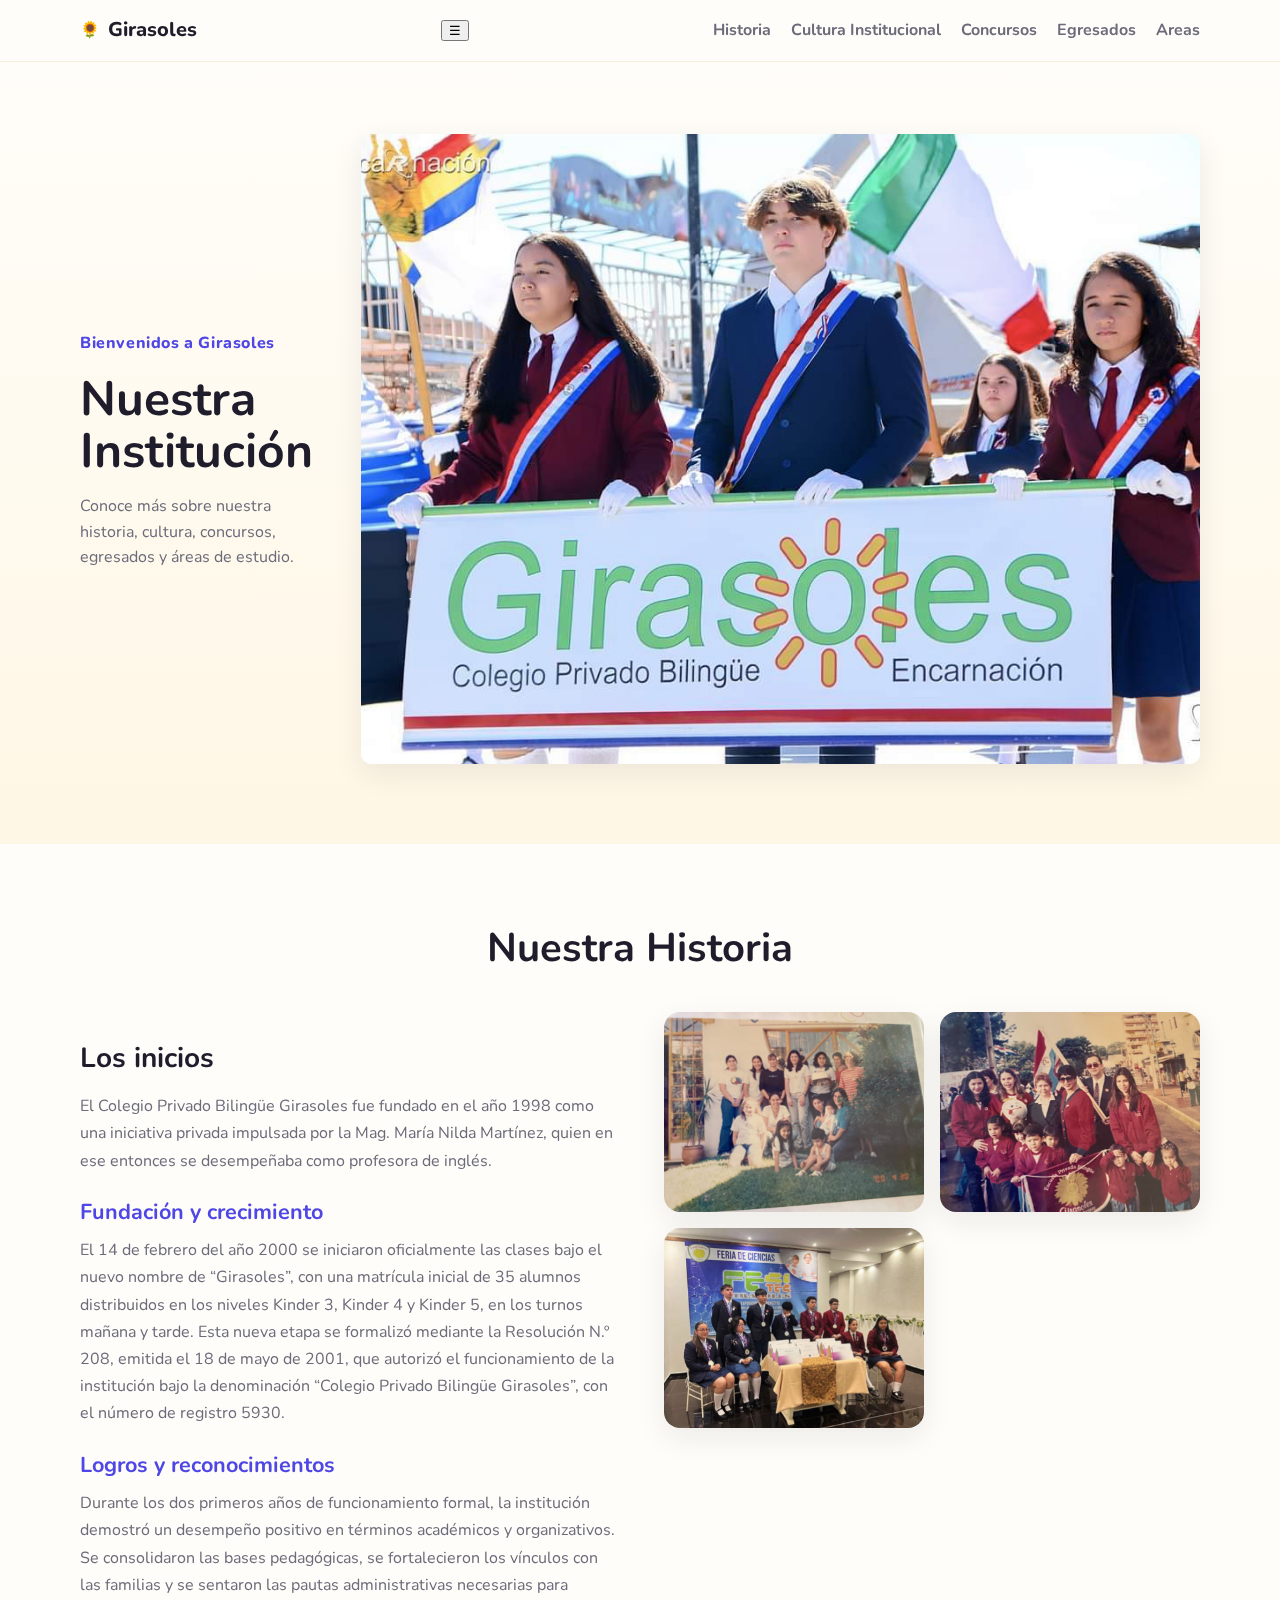
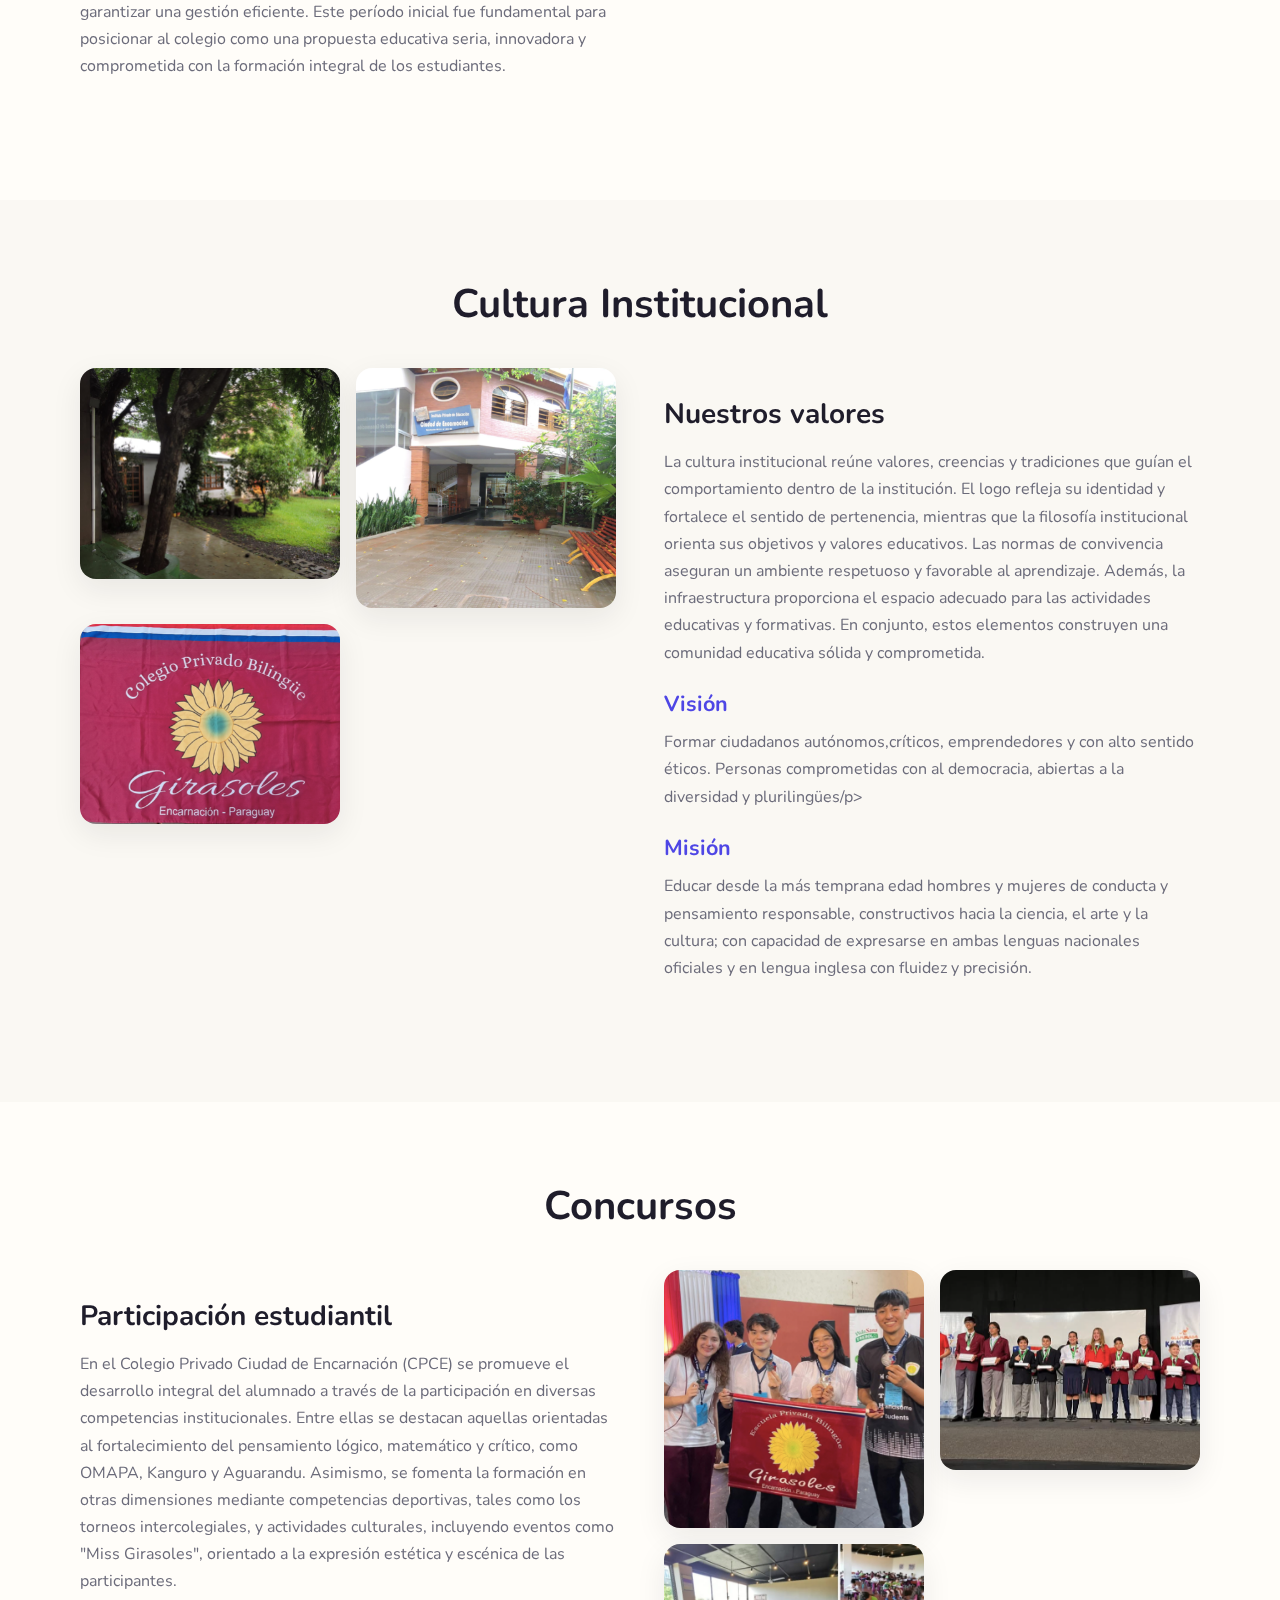
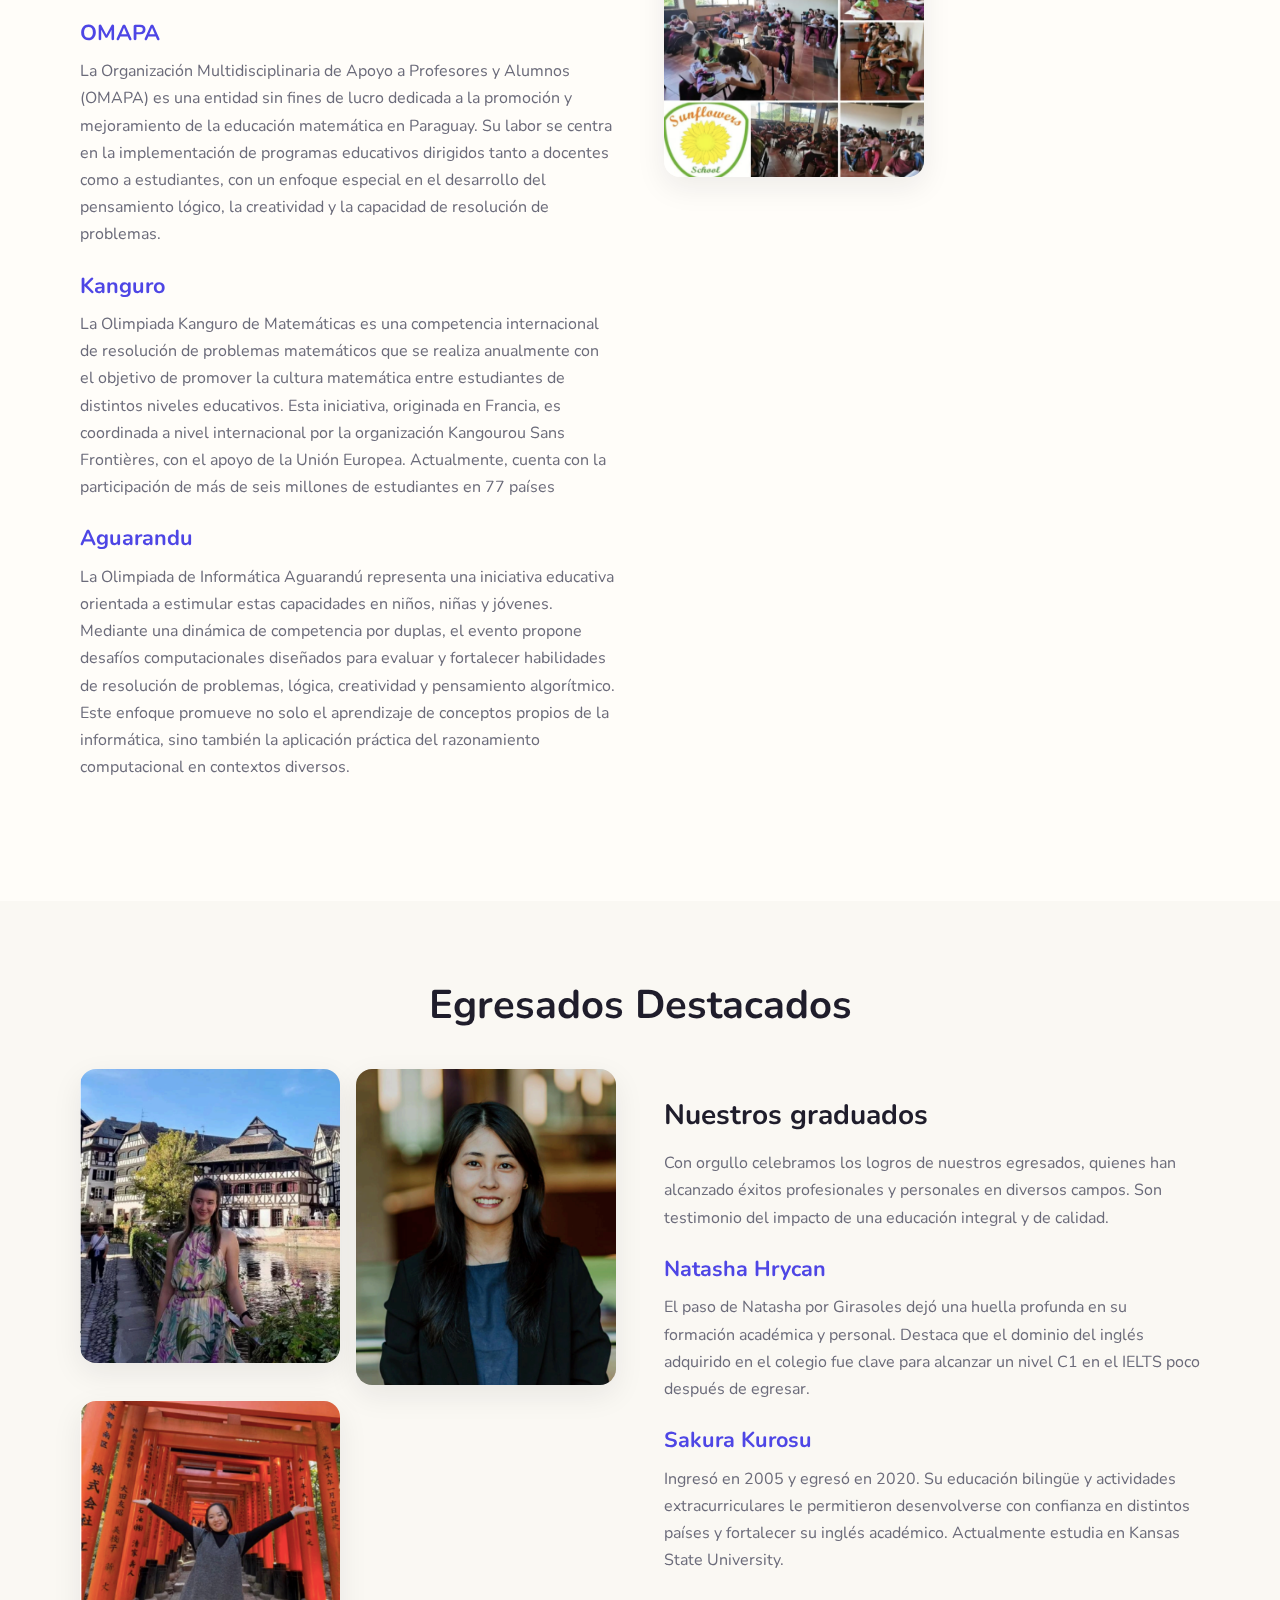
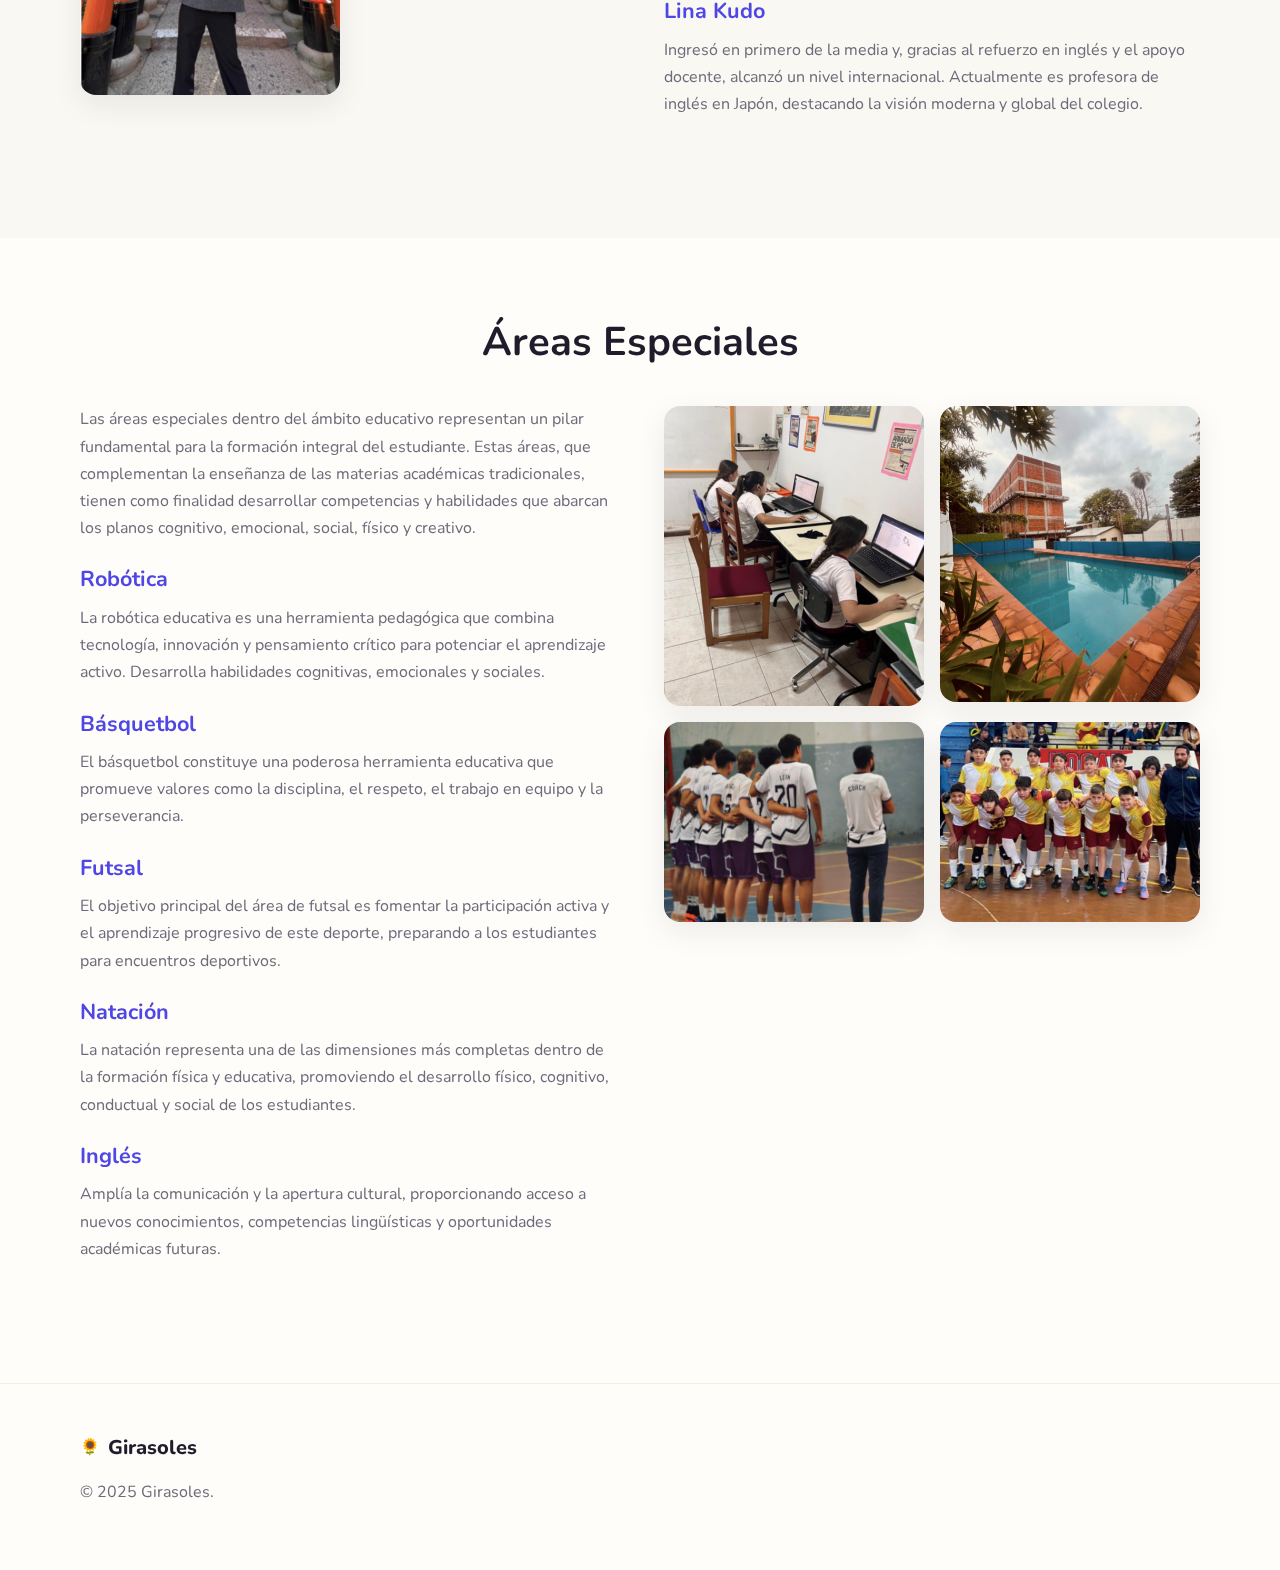
<file: index.html>
<!DOCTYPE html>
<html lang="es">
<head>
  <meta charset="UTF-8">
  <meta name="viewport" content="width=device-width, initial-scale=1.0">
  <title>Colegio Privado Bilingüe Girasoles</title>
  <link rel="preconnect" href="https://fonts.googleapis.com">
  <link rel="preconnect" href="https://fonts.gstatic.com" crossorigin>
  <link href="https://fonts.googleapis.com/css2?family=Nunito:wght@400;600;700;800&display=swap" rel="stylesheet">
  <link rel="stylesheet" href="style.css">
</head>
<body>
  <!-- Header / Nav -->
  <header class="site-header">
    <div class="container nav">
      <div class="brand">
        <span class="logo">🌻</span>
        <span class="brand-name">Girasoles</span>
      </div>
      <button class="menu-toggle">☰</button> <!-- nuevo -->
      <nav class="menu">
        <a href="historia.html#historia">Historia</a>
        <a href="CulturaInstitucional.html#cultura">Cultura Institucional</a>
        <a href="concursos.html#concursos">Concursos</a>
        <a href="egresados.html#egresados">Egresados</a>
        <a href="areas.html#areas">Areas</a>
      </nav>
      <!-- <div class="actions">
        <a class="btn btn--ghost" href="#">Ingresar</a>
        <a class="btn btn--primary" href="#">Regístrate</a>
      </div> -->
    </div>
  </header>

  <!-- Hero -->
  <section class="hero">
    <div class="container hero__grid">
      <div class="hero__copy">
        <p class="eyebrow">Bienvenidos a Girasoles</p>
        <h1>Nuestra Institución</h1>
        <p class="sub">Conoce más sobre nuestra historia, cultura, concursos, egresados y áreas de estudio.</p>
      </div>
      <div class="hero__media">
        <img src="./img/por.png" alt="Desfile institucional"/>
      </div>
    </div>
  </section>

  <!-- Historia -->
  <section id="historia" class="content-section">
    <div class="container">
      <h1>Nuestra Historia</h1>
      <div class="section-content">
        <div class="text-content">
          <h2>Los inicios</h2>
          <p>El Colegio Privado Bilingüe Girasoles fue fundado en el año 1998 como una iniciativa privada impulsada por la Mag. María Nilda Martínez, quien en ese entonces se desempeñaba como profesora de inglés.</p>
          
          <h3>Fundación y crecimiento</h3>
          <p>El 14 de febrero del año 2000 se iniciaron oficialmente las clases bajo el nuevo nombre de “Girasoles”, con una matrícula inicial de 35 alumnos distribuidos en los niveles Kinder 3, Kinder 4 y Kinder 5, en los turnos mañana y tarde. Esta nueva etapa se formalizó mediante la Resolución N.º 208, emitida el 18 de mayo de 2001, que autorizó el funcionamiento de la institución bajo la denominación “Colegio Privado Bilingüe Girasoles”, con el número de registro 5930.</p>

          <h3>Logros y reconocimientos</h3>
          <p>Durante los dos primeros años de funcionamiento formal, la institución demostró un desempeño positivo en términos académicos y organizativos. Se consolidaron las bases pedagógicas, se fortalecieron los vínculos con las familias y se sentaron las pautas administrativas necesarias para garantizar una gestión eficiente. Este período inicial fue fundamental para posicionar al colegio como una propuesta educativa seria, innovadora y comprometida con la formación integral de los estudiantes.</p>
        </div>
        <div class="image-gallery">
          <img src="./img/historia.png" alt="Historia de la institución" onerror="this.src='https://images.unsplash.com/photo-1523050854058-8df90110c9f1?q=80&w=800&auto=format&fit=crop'">
          <img src="./img/historia2.png" alt="Momentos históricos" onerror="this.src='https://images.unsplash.com/photo-1503676260728-1c00da094a0b?q=80&w=800&auto=format&fit=crop'">
          <img src="./img/historia3.png" alt="Evolución institucional" onerror="this.src='https://images.unsplash.com/photo-1522202176988-66273c2fd55f?q=80&w=800&auto=format&fit=crop'">
        </div>
      </div>
    </div>
  </section>

  <!-- Cultura Institucional -->
  <section id="cultura" class="content-section alt-bg">
    <div class="container">
      <h1>Cultura Institucional</h1>
      <div class="section-content">
        <div class="image-gallery">
          <img src="./img/cultura.png" alt="Cultura institucional" onerror="this.src='https://images.unsplash.com/photo-1522071820081-009f0129c71c?q=80&w=800&auto=format&fit=crop'">
          <img src="./img/cultura2.png" alt="Valores institucionales" onerror="this.src='https://images.unsplash.com/photo-1509062522246-3755977927d7?q=80&w=800&auto=format&fit=crop'">
          <img src="./img/cultura3.png" alt="Comunidad educativa" onerror="this.src='https://images.unsplash.com/photo-1434030216411-0b793f4b4173?q=80&w=800&auto=format&fit=crop'">
        </div>
        <div class="text-content">
          <h2>Nuestros valores</h2>
          <p>La cultura institucional reúne valores, creencias y tradiciones que guían el comportamiento dentro de la institución. El logo refleja su identidad y fortalece el sentido de pertenencia, mientras que la filosofía institucional orienta sus objetivos y valores educativos. Las normas de convivencia aseguran un ambiente respetuoso y favorable al aprendizaje. Además, la infraestructura proporciona el espacio adecuado para las actividades educativas y formativas. En conjunto, estos elementos construyen una comunidad educativa sólida y comprometida.</p>
        
          <h3>Visión</h3>
          <p>Formar ciudadanos autónomos,críticos, emprendedores y con alto sentido éticos. Personas comprometidas con al democracia, abiertas a la diversidad y plurilingües/p>
          <h3>Misión</h3>
          <p>Educar desde la más temprana edad hombres y mujeres de conducta y pensamiento responsable, constructivos hacia la ciencia, el arte y la cultura; con capacidad de expresarse en ambas lenguas nacionales oficiales y en lengua inglesa con fluidez y precisión.</p>


        </div>
      </div>
    </div>
  </section>

  <!-- Concursos -->
  <section id="concursos" class="content-section">
    <div class="container">
      <h1>Concursos</h1>
      <div class="section-content">
        <div class="text-content">
          <h2>Participación estudiantil</h2>
          <p>En el Colegio Privado Ciudad de Encarnación (CPCE) se promueve el desarrollo integral del alumnado a través de la participación en diversas competencias institucionales. Entre ellas se destacan aquellas orientadas al fortalecimiento del pensamiento lógico, matemático y crítico, como OMAPA, Kanguro y Aguarandu. Asimismo, se fomenta la formación en otras dimensiones mediante competencias deportivas, tales como los torneos intercolegiales, y actividades culturales, incluyendo eventos como "Miss Girasoles", orientado a la expresión estética y escénica de las participantes.<p>

          <h3>OMAPA</h3>
          <p>La Organización Multidisciplinaria de Apoyo a Profesores y Alumnos (OMAPA) es una entidad sin fines de lucro dedicada a la promoción y mejoramiento de la educación matemática en Paraguay. Su labor se centra en la implementación de programas educativos dirigidos tanto a docentes como a estudiantes, con un enfoque especial en el desarrollo del pensamiento lógico, la creatividad y la capacidad de resolución de problemas.</p>

          <h3>Kanguro</h3>
          <p>La Olimpiada Kanguro de Matemáticas es una competencia internacional de resolución de problemas matemáticos que se realiza anualmente con el objetivo de promover la cultura matemática entre estudiantes de distintos niveles educativos. Esta iniciativa, originada en Francia, es coordinada a nivel internacional por la organización Kangourou Sans Frontières, con el apoyo de la Unión Europea. Actualmente, cuenta con la participación de más de seis millones de estudiantes en 77 países<p>

          <h3>Aguarandu</h3>
          <p>La Olimpiada de Informática Aguarandú representa una iniciativa educativa orientada a estimular estas capacidades en niños, niñas y jóvenes. Mediante una dinámica de competencia por duplas, el evento propone desafíos computacionales diseñados para evaluar y fortalecer habilidades de resolución de problemas, lógica, creatividad y pensamiento algorítmico. Este enfoque promueve no solo el aprendizaje de conceptos propios de la informática, sino también la aplicación práctica del razonamiento computacional en contextos diversos.
        </p>
        </div>
        <div class="image-gallery">
          <img src="./img/omapa.png" alt="Concursos académicos" onerror="this.src='https://images.unsplash.com/photo-1523050854058-8df90110c9f1?q=80&w=800&auto=format&fit=crop'">
          <img src="./img/omapa2.png" alt="Competencias deportivas" onerror="this.src='https://images.unsplash.com/photo-1571019613454-1cb2f99b2d8b?q=80&w=800&auto=format&fit=crop'">
          <img src="./img/omapa3.png" alt="Eventos culturales" onerror="this.src='https://images.unsplash.com/photo-1516450360452-9312f5e86fc7?q=80&w=800&auto=format&fit=crop'">
        </div>
      </div>
    </div>
  </section>

  <!-- Egresados -->
  <section id="egresados" class="content-section alt-bg">
    <div class="container">
      <h1>Egresados Destacados</h1>
      <div class="section-content">
        <div class="image-gallery">
          <img src="./img/natasha.png" alt="Egresados" onerror="this.src='https://images.unsplash.com/photo-1523240795612-9a054b0db644?q=80&w=800&auto=format&fit=crop'">
          <img src="./img/sakura.png" alt="Alumni" onerror="this.src='https://images.unsplash.com/photo-1543269865-cbf427effbad?q=80&w=800&auto=format&fit=crop'">
          <img src="./img/lina.png" alt="Graduados" onerror="this.src='https://images.unsplash.com/photo-1541339907198-e08756dedf3f?q=80&w=800&auto=format&fit=crop'">
        </div>
        <div class="text-content">
          <h2>Nuestros graduados</h2>
          <p>Con orgullo celebramos los logros de nuestros egresados, quienes han alcanzado éxitos profesionales y personales en diversos campos. Son testimonio del impacto de una educación integral y de calidad.</p>

          <h3>Natasha Hrycan</h3>
          <p>El paso de Natasha por Girasoles dejó una huella profunda en su formación académica y personal. Destaca que el dominio del inglés adquirido en el colegio fue clave para alcanzar un nivel C1 en el IELTS poco después de egresar.</p>

          <h3>Sakura Kurosu</h3>
          <p>Ingresó en 2005 y egresó en 2020. Su educación bilingüe y actividades extracurriculares le permitieron desenvolverse con confianza en distintos países y fortalecer su inglés académico. Actualmente estudia en Kansas State University.</p>

          <h3>Lina Kudo</h3>
          <p>Ingresó en primero de la media y, gracias al refuerzo en inglés y el apoyo docente, alcanzó un nivel internacional. Actualmente es profesora de inglés en Japón, destacando la visión moderna y global del colegio.</p>
        </div>
      </div>
    </div>
  </section>

  <!-- Areas -->
  <section id="areas" class="content-section">
    <div class="container">
      <h1>Áreas Especiales</h1>
      <div class="section-content">
        <div class="text-content">
          <p>Las áreas especiales dentro del ámbito educativo representan un pilar fundamental para la formación integral del estudiante. Estas áreas, que complementan la enseñanza de las materias académicas tradicionales, tienen como finalidad desarrollar competencias y habilidades que abarcan los planos cognitivo, emocional, social, físico y creativo.</p>

          <h3>Robótica</h3>
          <p>La robótica educativa es una herramienta pedagógica que combina tecnología, innovación y pensamiento crítico para potenciar el aprendizaje activo. Desarrolla habilidades cognitivas, emocionales y sociales.</p>

          <h3>Básquetbol</h3>
          <p>El básquetbol constituye una poderosa herramienta educativa que promueve valores como la disciplina, el respeto, el trabajo en equipo y la perseverancia.</p>

          <h3>Futsal</h3>
          <p>El objetivo principal del área de futsal es fomentar la participación activa y el aprendizaje progresivo de este deporte, preparando a los estudiantes para encuentros deportivos.</p>

          <h3>Natación</h3>
          <p>La natación representa una de las dimensiones más completas dentro de la formación física y educativa, promoviendo el desarrollo físico, cognitivo, conductual y social de los estudiantes.</p>

          <h3>Inglés</h3>
          <p>Amplía la comunicación y la apertura cultural, proporcionando acceso a nuevos conocimientos, competencias lingüísticas y oportunidades académicas futuras.</p>
        </div>
        <div class="image-gallery">
          <img src="./img/robotica1.png" alt="Área de matemática" onerror="this.src='https://images.unsplash.com/photo-1509228468512-0b3d00752d9d?q=80&w=800&auto=format&fit=crop'">
          <img src="./img/piscina.png" alt="Área de lengua" onerror="this.src='https://images.unsplash.com/photo-1481627834876-b7833e8f5570?q=80&w=800&auto=format&fit=crop'">
          <img src="./img/basquet2.png" alt="Área de inglés" onerror="this.src='https://images.unsplash.com/photo-1434030216411-0b793f4b4173?q=80&w=800&auto=format&fit=crop'">
          <img src="./img/futsal.png" alt="Área de arte" onerror="this.src='https://images.unsplash.com/photo-1513475382585-d06e58bcb0e0?q=80&w=800&auto=format&fit=crop'">
        </div>
      </div>
    </div>
  </section>
  <footer class="site-footer">
    <div class="container footer__grid">
      <div>
        <div class="brand"><span class="logo">🌻</span><span class="brand-name">Girasoles</span></div>
        <p class="muted">© 2025 Girasoles.</p>
      </div>
    </div>
  </footer>
  <script>
    const btn = document.querySelector('.menu-toggle');
    const menu = document.querySelector('.menu');
    btn.addEventListener('click', () => {
      menu.classList.toggle('show');
    });
  </script>
  
</body>
</html>
</file>
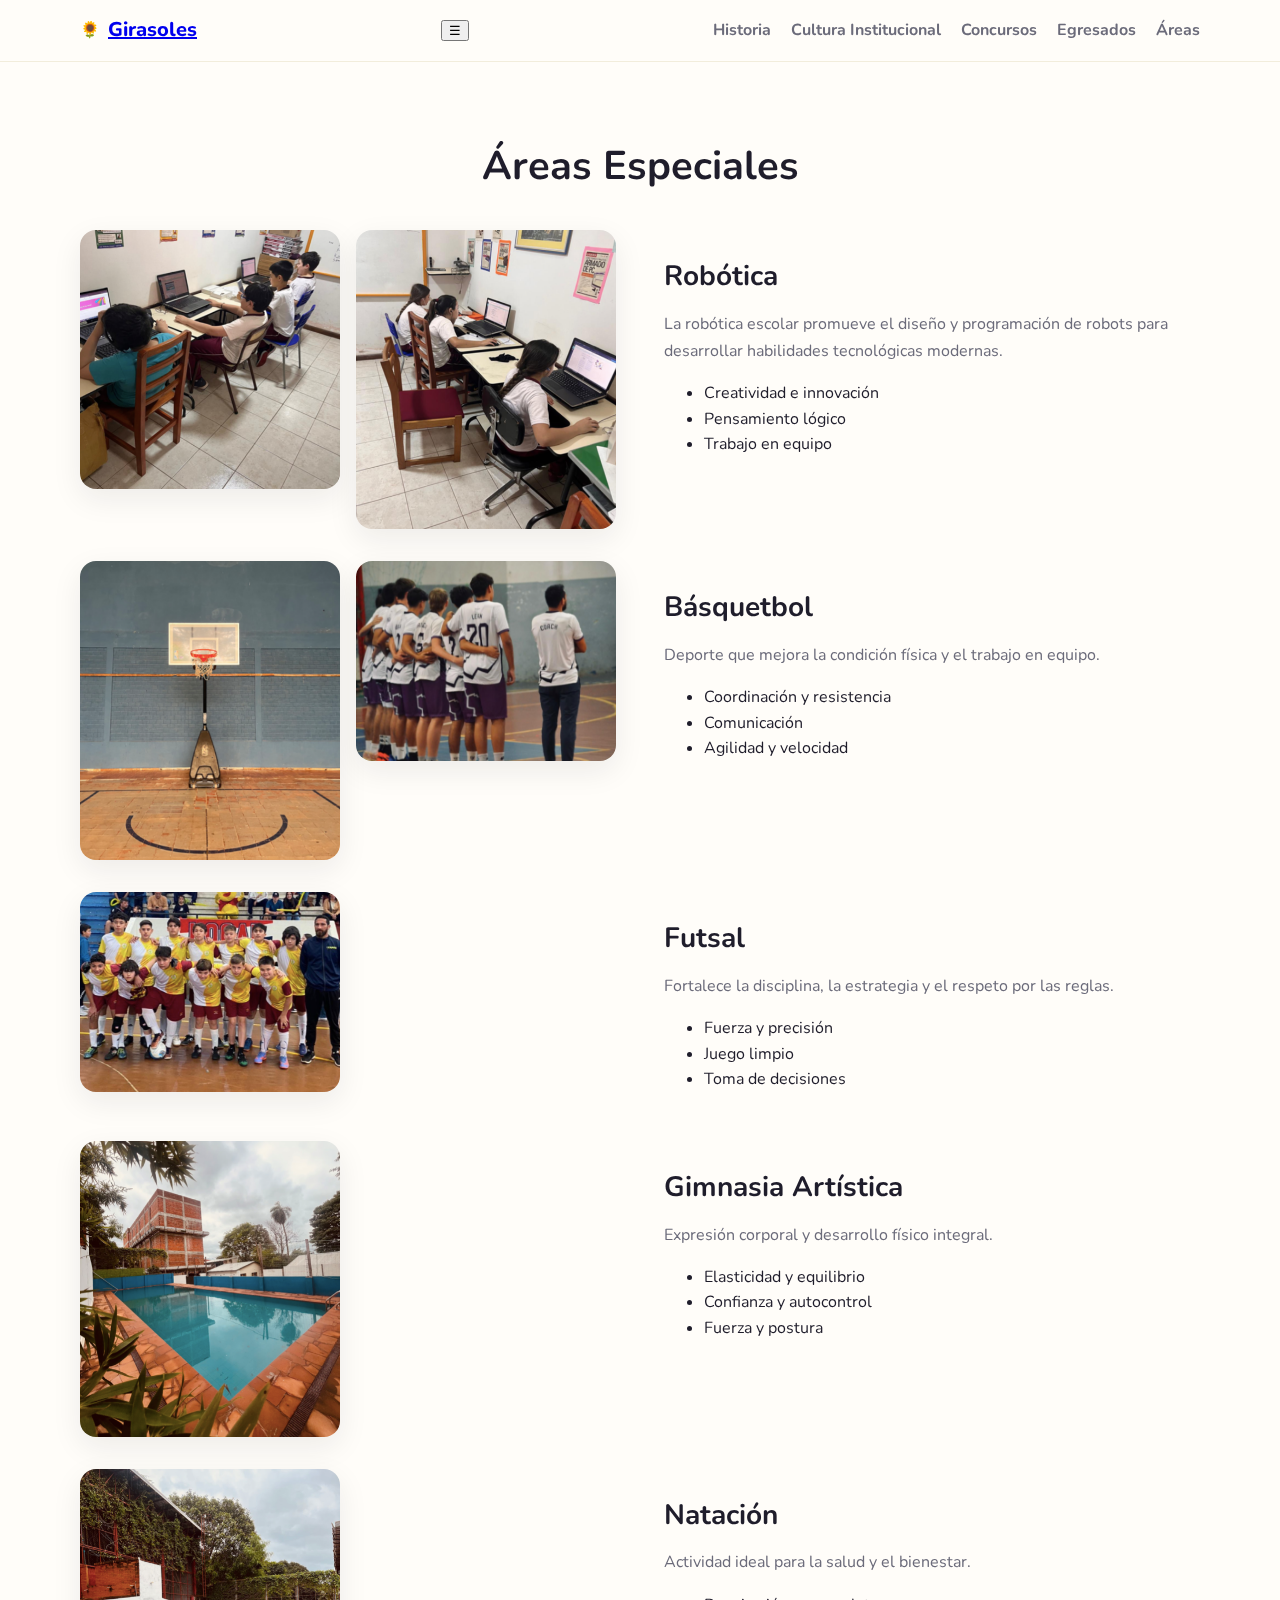
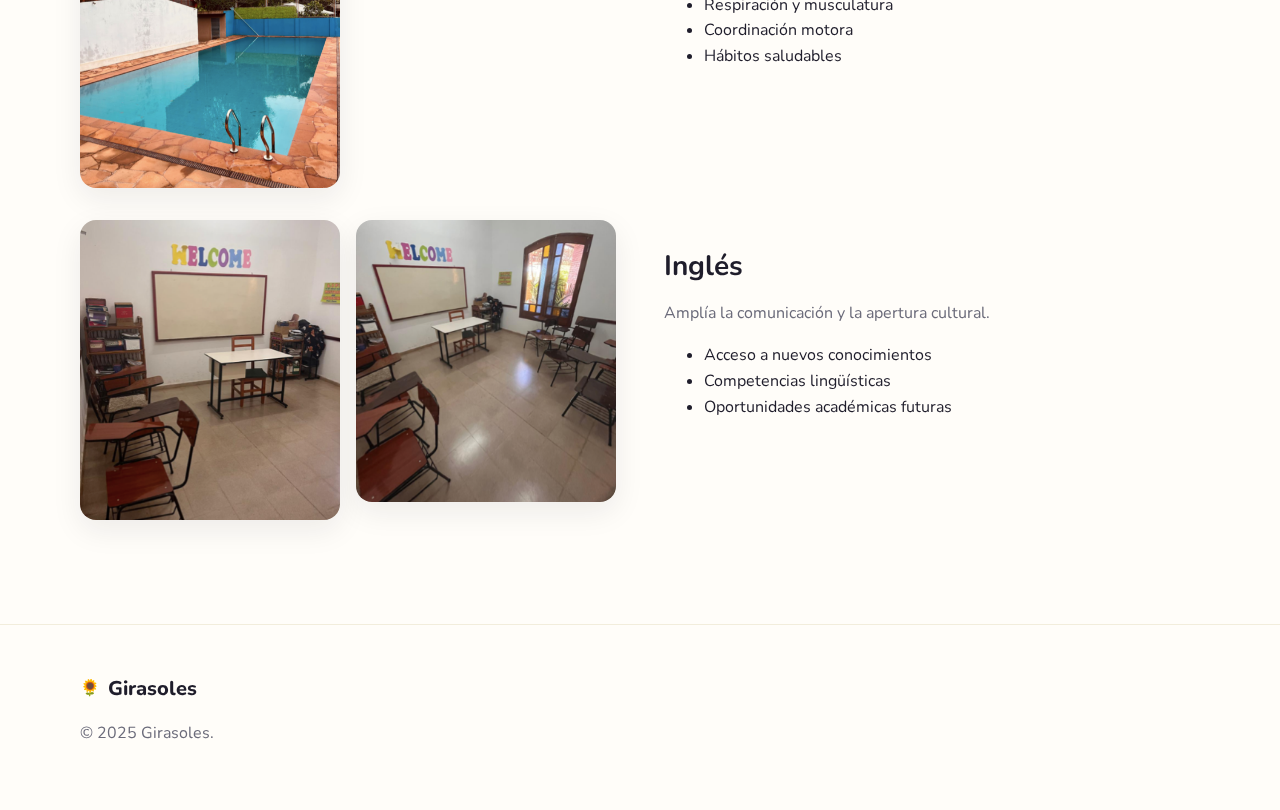
<file: areas.html>
<!DOCTYPE html>
<html lang="es">
<head>
  <meta charset="UTF-8">
  <meta name="viewport" content="width=device-width, initial-scale=1.0">
  <title>Áreas de Estudio - Girasoles</title>
  <link rel="preconnect" href="https://fonts.googleapis.com">
  <link rel="preconnect" href="https://fonts.gstatic.com" crossorigin>
  <link href="https://fonts.googleapis.com/css2?family=Nunito:wght@400;600;700;800&display=swap" rel="stylesheet">
  <link rel="stylesheet" href="style.css">
</head>
<body>
  <header class="site-header">
    <div class="container nav">
        <div class="brand">
          <span class="logo">🌻</span>
          <a class="brand-name"href="index.html">Girasoles</a>
        </div>
        <button class="menu-toggle">☰</button>
        <nav class="menu">
          <a href="historia.html#historia">Historia</a>
          <a href="CulturaInstitucional.html#cultura">Cultura Institucional</a>
          <a href="concursos.html#concursos">Concursos</a>
          <a href="egresados.html#egresados">Egresados</a>
          <a href="areas.html#areas">Áreas</a>
        </nav>
      </div>
  </header>

  <section id="areas" class="content-section">
    <div class="container">
      <h1>Áreas Especiales</h1>
  
      <!-- Robótica -->
      <div class="section-content">
        <div class="image-gallery">
          <img src="./img/robotica2.png" alt="Robótica" onerror="this.src='https://images.unsplash.com/photo-1581092334660-1e7a8c402390?q=80&w=800&auto=format&fit=crop'">
          <img src="./img/robotica1.png" alt="Tecnología" onerror="this.src='https://images.unsplash.com/photo-1518770660439-4636190af475?q=80&w=800&auto=format&fit=crop'">
        </div>
        <div class="text-content">
          <h2>Robótica</h2>
          <p>La robótica escolar promueve el diseño y programación de robots para desarrollar habilidades tecnológicas modernas.</p>
          <ul>
            <li>Creatividad e innovación</li>
            <li>Pensamiento lógico</li>
            <li>Trabajo en equipo</li>
          </ul>
        </div>
      </div>
  
      <!-- Básquetbol -->
      <div class="section-content alt-bg">
        <div class="image-gallery">
          <img src="./img/basquet.png" alt="Básquet" onerror="this.src='https://images.unsplash.com/photo-1517649763962-0c623066013b?q=80&w=800&auto=format&fit=crop'">
          <img src="./img/basquet2.png" alt="Básquet" onerror="this.src='https://images.unsplash.com/photo-1517649763962-0c623066013b?q=80&w=800&auto=format&fit=crop'">
        </div>
        <div class="text-content">
          <h2>Básquetbol</h2>
          <p>Deporte que mejora la condición física y el trabajo en equipo.</p>
          <ul>
            <li>Coordinación y resistencia</li>
            <li>Comunicación</li>
            <li>Agilidad y velocidad</li>
          </ul>
        </div>
      </div>
  
      <!-- Futsal -->
      <div class="section-content">
        <div class="image-gallery">
          <img src="./img/futsal.png" alt="Futsal" onerror="this.src='https://images.unsplash.com/photo-1431324155629-1a6deb1dec8d?q=80&w=800&auto=format&fit=crop'">
        </div>
        <div class="text-content">
          <h2>Futsal</h2>
          <p>Fortalece la disciplina, la estrategia y el respeto por las reglas.</p>
          <ul>
            <li>Fuerza y precisión</li>
            <li>Juego limpio</li>
            <li>Toma de decisiones</li>
          </ul>
        </div>
      </div>
  
      <!-- Gimnasia Artística -->
      <div class="section-content alt-bg">
        <div class="image-gallery">
          <img src="./img/piscina.png" alt="Gimnasia" onerror="this.src='https://images.unsplash.com/photo-1602867847048-66c94e9fc1c1?q=80&w=800&auto=format&fit=crop'">
        </div>
        <div class="text-content">
          <h2>Gimnasia Artística</h2>
          <p>Expresión corporal y desarrollo físico integral.</p>
          <ul>
            <li>Elasticidad y equilibrio</li>
            <li>Confianza y autocontrol</li>
            <li>Fuerza y postura</li>
          </ul>
        </div>
      </div>
  
      <!-- Natación -->
      <div class="section-content">
        <div class="image-gallery">
          <img src="./img/piscina2.png" alt="Natación" onerror="this.src='https://images.unsplash.com/photo-1508609349937-5ec4ae374ebf?q=80&w=800&auto=format&fit=crop'">
        </div>
        <div class="text-content">
          <h2>Natación</h2>
          <p>Actividad ideal para la salud y el bienestar.</p>
          <ul>
            <li>Respiración y musculatura</li>
            <li>Coordinación motora</li>
            <li>Hábitos saludables</li>
          </ul>
        </div>
      </div>
  
      <!-- Inglés -->
      <div class="section-content alt-bg">
        <div class="image-gallery">
          <img src="./img/ingles.png" alt="Inglés" onerror="this.src='https://images.unsplash.com/photo-1503676260728-1c00da094a0b?q=80&w=800&auto=format&fit=crop'">
          <img src="./img/ingles2.png" alt="Inglés" onerror="this.src='https://images.unsplash.com/photo-1503676260728-1c00da094a0b?q=80&w=800&auto=format&fit=crop'">
        </div>
        <div class="text-content">
          <h2>Inglés</h2>
          <p>Amplía la comunicación y la apertura cultural.</p>
          <ul>
            <li>Acceso a nuevos conocimientos</li>
            <li>Competencias lingüísticas</li>
            <li>Oportunidades académicas futuras</li>
          </ul>
        </div>
      </div>
  
    </div>
  </section>
  


  <footer class="site-footer">
    <div class="container footer__grid">
      <div>
        <div class="brand"><span class="logo">🌻</span><span class="brand-name">Girasoles</span></div>
        <p class="muted">© 2025 Girasoles.</p>
      </div>
    </div>
  </footer>
  <script>
    const btn = document.querySelector('.menu-toggle');
    const menu = document.querySelector('.menu');
    btn.addEventListener('click', () => {
      menu.classList.toggle('show');
    });
  </script>
</body>
</html>
</file>
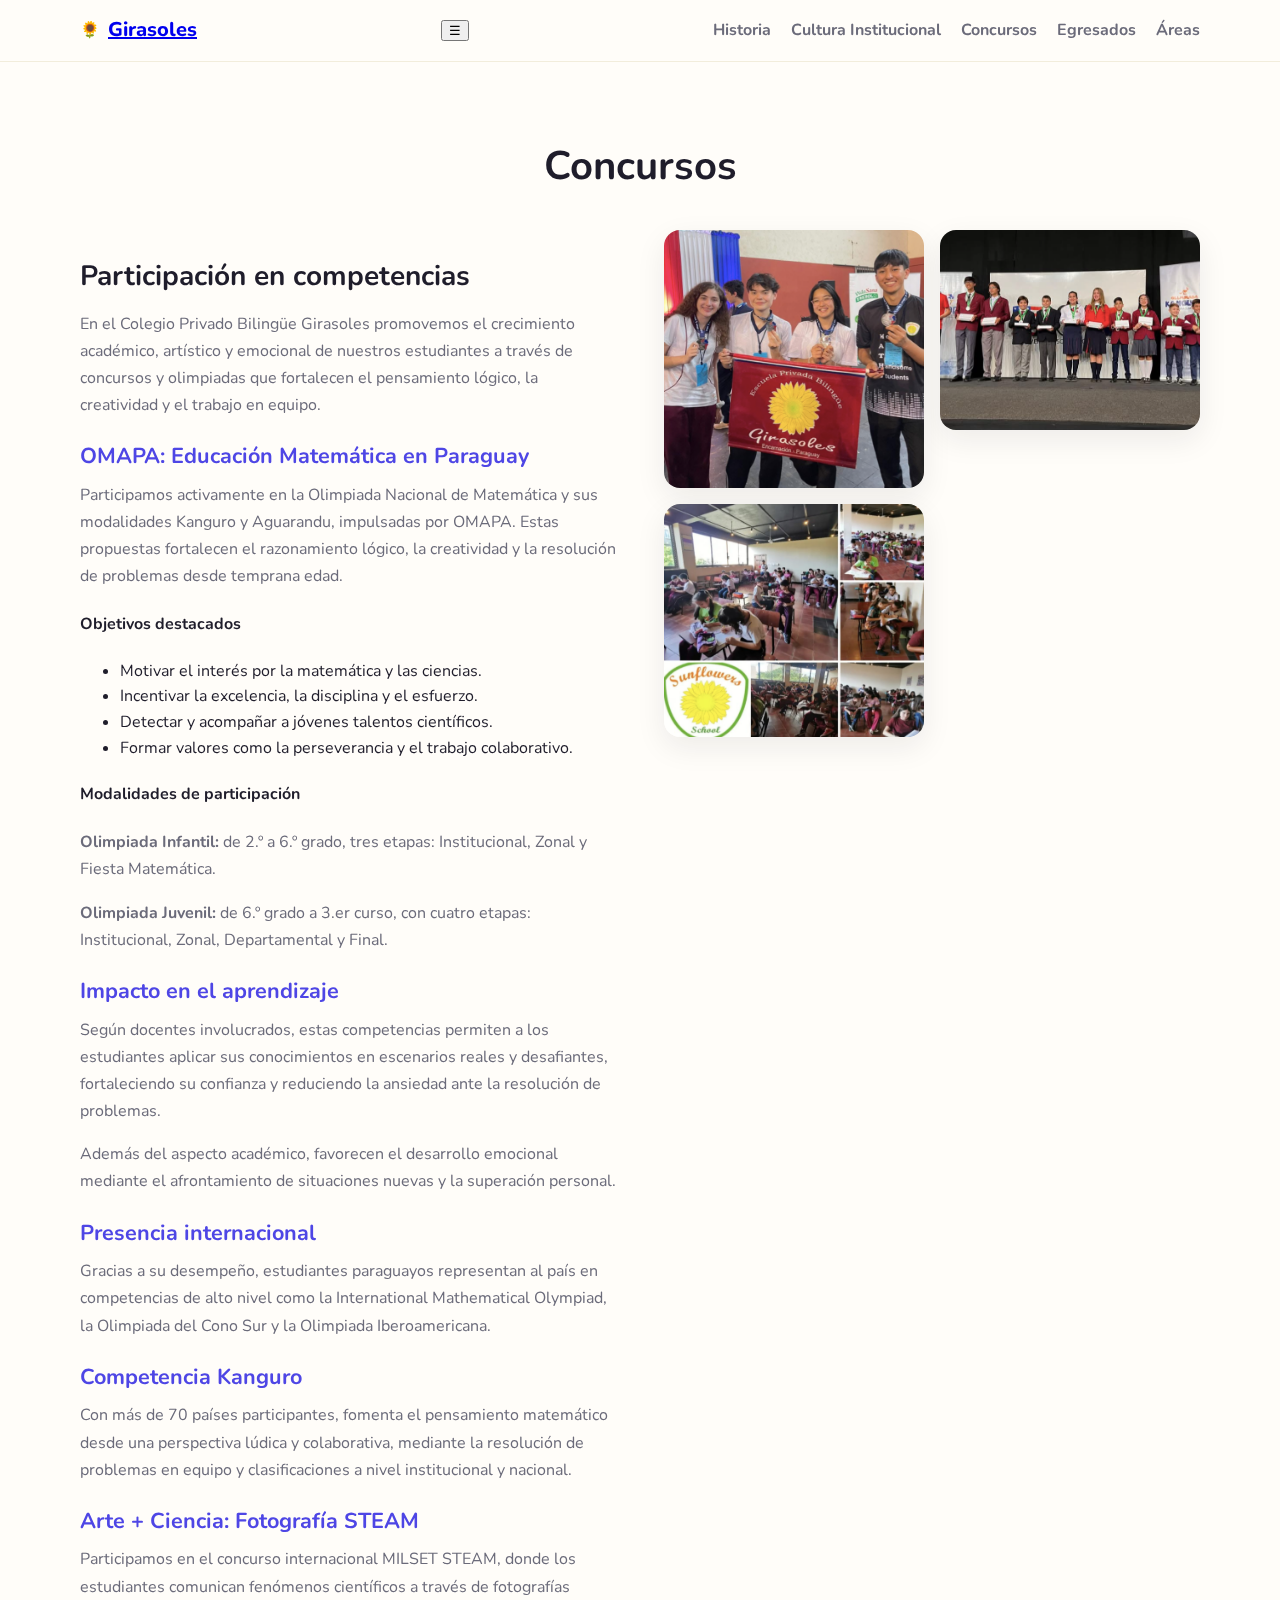
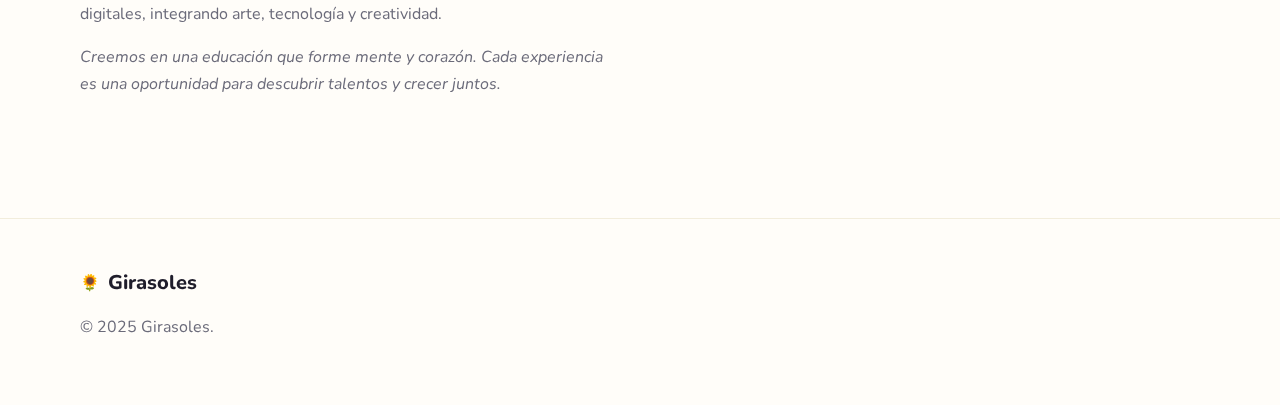
<file: concursos.html>
<!DOCTYPE html>
<html lang="es">
<head>
  <meta charset="UTF-8">
  <meta name="viewport" content="width=device-width, initial-scale=1.0">
  <title>Concursos - Girasoles</title>
  <link rel="preconnect" href="https://fonts.googleapis.com">
  <link rel="preconnect" href="https://fonts.gstatic.com" crossorigin>
  <link href="https://fonts.googleapis.com/css2?family=Nunito:wght@400;600;700;800&display=swap" rel="stylesheet">
  <link rel="stylesheet" href="style.css">
</head>
<body>
  <header class="site-header">
    <div class="container nav">
        <div class="brand">
          <span class="logo">🌻</span>
          <a class="brand-name"href="index.html">Girasoles</a>
        </div>
        <button class="menu-toggle">☰</button>
        <nav class="menu">
          <a href="historia.html#historia">Historia</a>
          <a href="CulturaInstitucional.html#cultura">Cultura Institucional</a>
          <a href="concursos.html#concursos">Concursos</a>
          <a href="egresados.html#egresados">Egresados</a>
          <a href="areas.html#areas">Áreas</a>
        </nav>
      </div>
  </header>

  <section id="concursos" class="content-section">
    <div class="container">
      <h1>Concursos</h1>
  
      <div class="section-content">
        <div class="text-content">
          <h2>Participación en competencias</h2>
          <p>En el Colegio Privado Bilingüe Girasoles promovemos el crecimiento académico, artístico y emocional de nuestros estudiantes a través de concursos y olimpiadas que fortalecen el pensamiento lógico, la creatividad y el trabajo en equipo.</p>
  
          <h3>OMAPA: Educación Matemática en Paraguay</h3>
          <p>Participamos activamente en la Olimpiada Nacional de Matemática y sus modalidades Kanguro y Aguarandu, impulsadas por OMAPA. Estas propuestas fortalecen el razonamiento lógico, la creatividad y la resolución de problemas desde temprana edad.</p>
  
          <h4>Objetivos destacados</h4>
          <ul>
            <li>Motivar el interés por la matemática y las ciencias.</li>
            <li>Incentivar la excelencia, la disciplina y el esfuerzo.</li>
            <li>Detectar y acompañar a jóvenes talentos científicos.</li>
            <li>Formar valores como la perseverancia y el trabajo colaborativo.</li>
          </ul>
  
          <h4>Modalidades de participación</h4>
          <p><strong>Olimpiada Infantil:</strong> de 2.º a 6.º grado, tres etapas: Institucional, Zonal y Fiesta Matemática.</p>
          <p><strong>Olimpiada Juvenil:</strong> de 6.º grado a 3.er curso, con cuatro etapas: Institucional, Zonal, Departamental y Final.</p>
  
          <h3>Impacto en el aprendizaje</h3>
          <p>Según docentes involucrados, estas competencias permiten a los estudiantes aplicar sus conocimientos en escenarios reales y desafiantes, fortaleciendo su confianza y reduciendo la ansiedad ante la resolución de problemas.</p>
          <p>Además del aspecto académico, favorecen el desarrollo emocional mediante el afrontamiento de situaciones nuevas y la superación personal.</p>
  
          <h3>Presencia internacional</h3>
          <p>Gracias a su desempeño, estudiantes paraguayos representan al país en competencias de alto nivel como la International Mathematical Olympiad, la Olimpiada del Cono Sur y la Olimpiada Iberoamericana.</p>
  
          <h3>Competencia Kanguro</h3>
          <p>Con más de 70 países participantes, fomenta el pensamiento matemático desde una perspectiva lúdica y colaborativa, mediante la resolución de problemas en equipo y clasificaciones a nivel institucional y nacional.</p>
  
          <h3>Arte + Ciencia: Fotografía STEAM</h3>
          <p>Participamos en el concurso internacional MILSET STEAM, donde los estudiantes comunican fenómenos científicos a través de fotografías digitales, integrando arte, tecnología y creatividad.</p>
  
          <p><em>Creemos en una educación que forme mente y corazón. Cada experiencia es una oportunidad para descubrir talentos y crecer juntos.</em></p>
        </div>
  
        <div class="image-gallery">
          <img src="./img/omapa.png" alt="Olimpiadas Matemáticas" onerror="this.src='https://images.unsplash.com/photo-1523050854058-8df90110c9f1?q=80&w=800&auto=format&fit=crop'">
          <img src="./img/omapa2.png" alt="Competencias Kanguro" onerror="this.src='https://images.unsplash.com/photo-1522202176988-66273c2fd55f?q=80&w=800&auto=format&fit=crop'">
          <img src="./img/omapa3.png" alt="STEAM Fotografía" onerror="this.src='https://images.unsplash.com/photo-1516450360452-9312f5e86fc7?q=80&w=800&auto=format&fit=crop'">
        </div>
      </div>
    </div>
  </section>
  

  <footer class="site-footer">
    <div class="container footer__grid">
      <div>
        <div class="brand"><span class="logo">🌻</span><span class="brand-name">Girasoles</span></div>
        <p class="muted">© 2025 Girasoles.</p>
      </div>
    </div>
  </footer>
  <script>
    const btn = document.querySelector('.menu-toggle');
    const menu = document.querySelector('.menu');
    btn.addEventListener('click', () => {
      menu.classList.toggle('show');
    });
  </script>
</body>
</html>
</file>
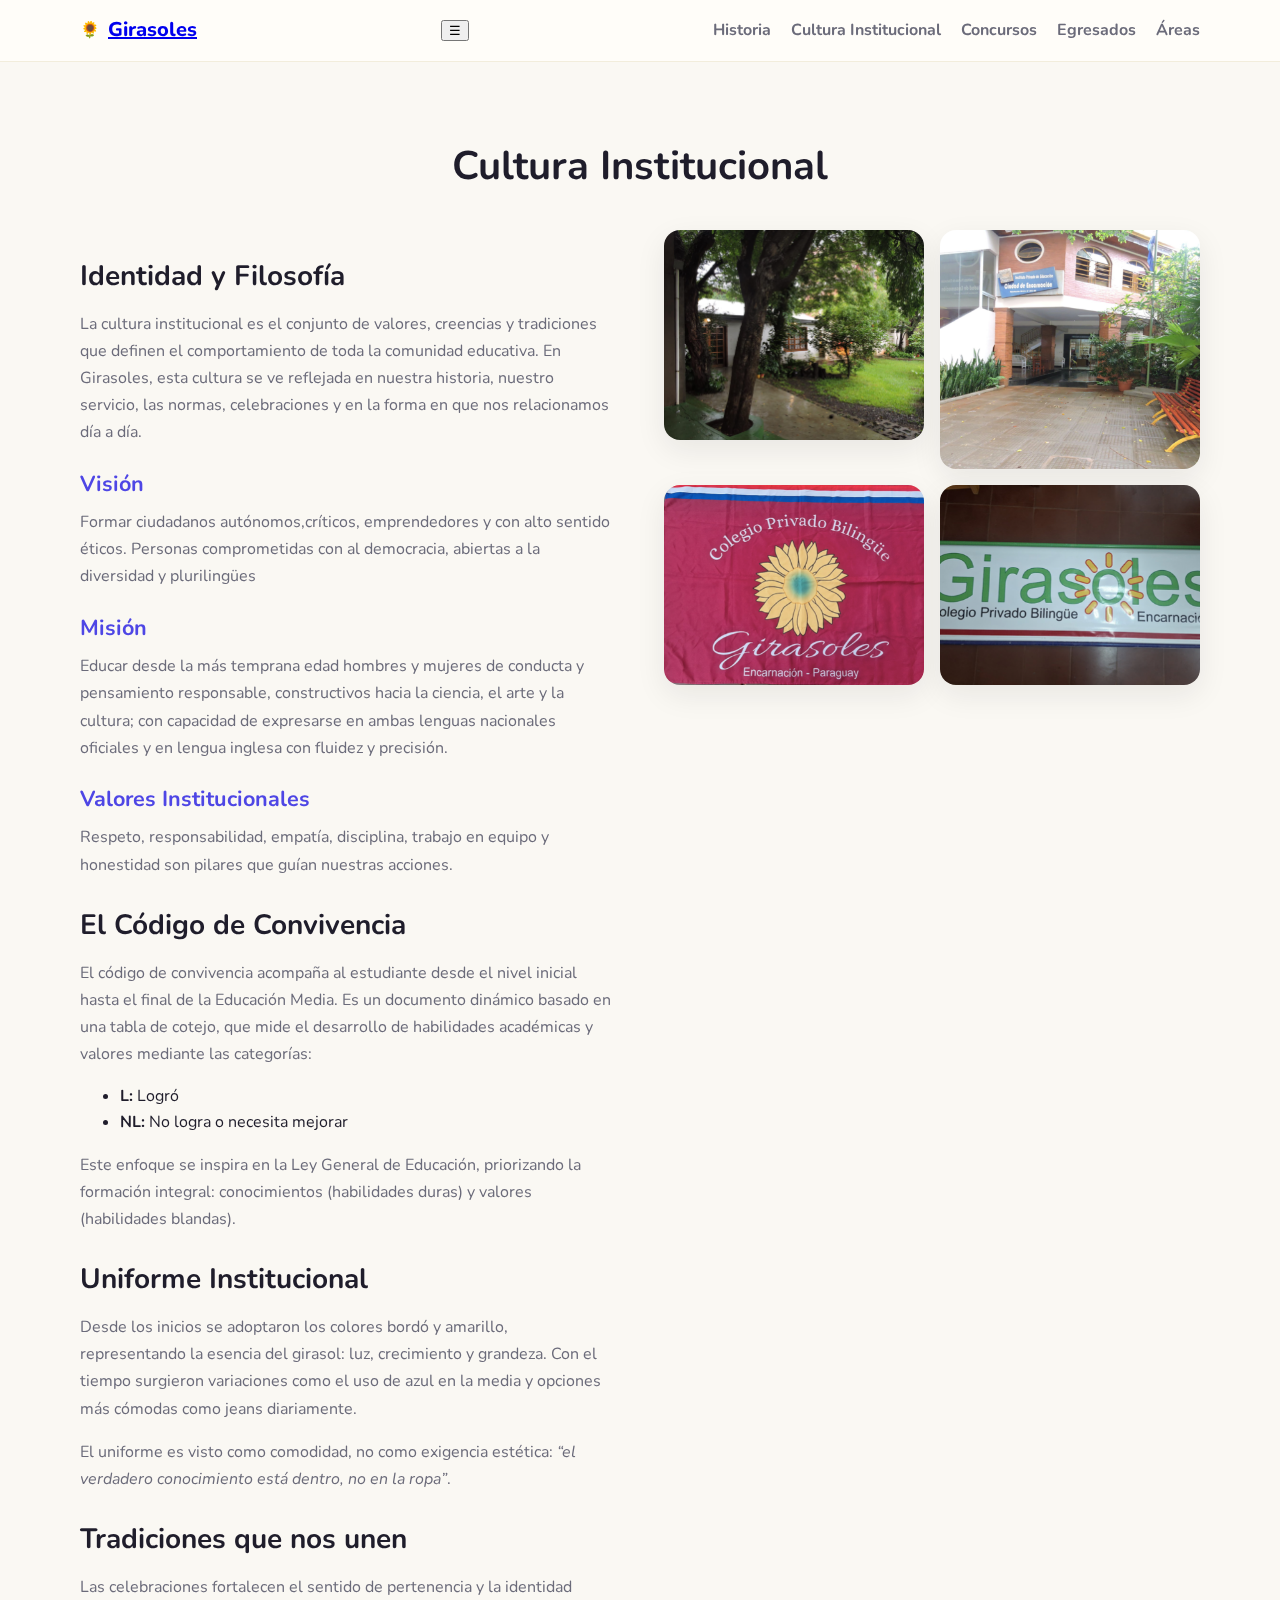
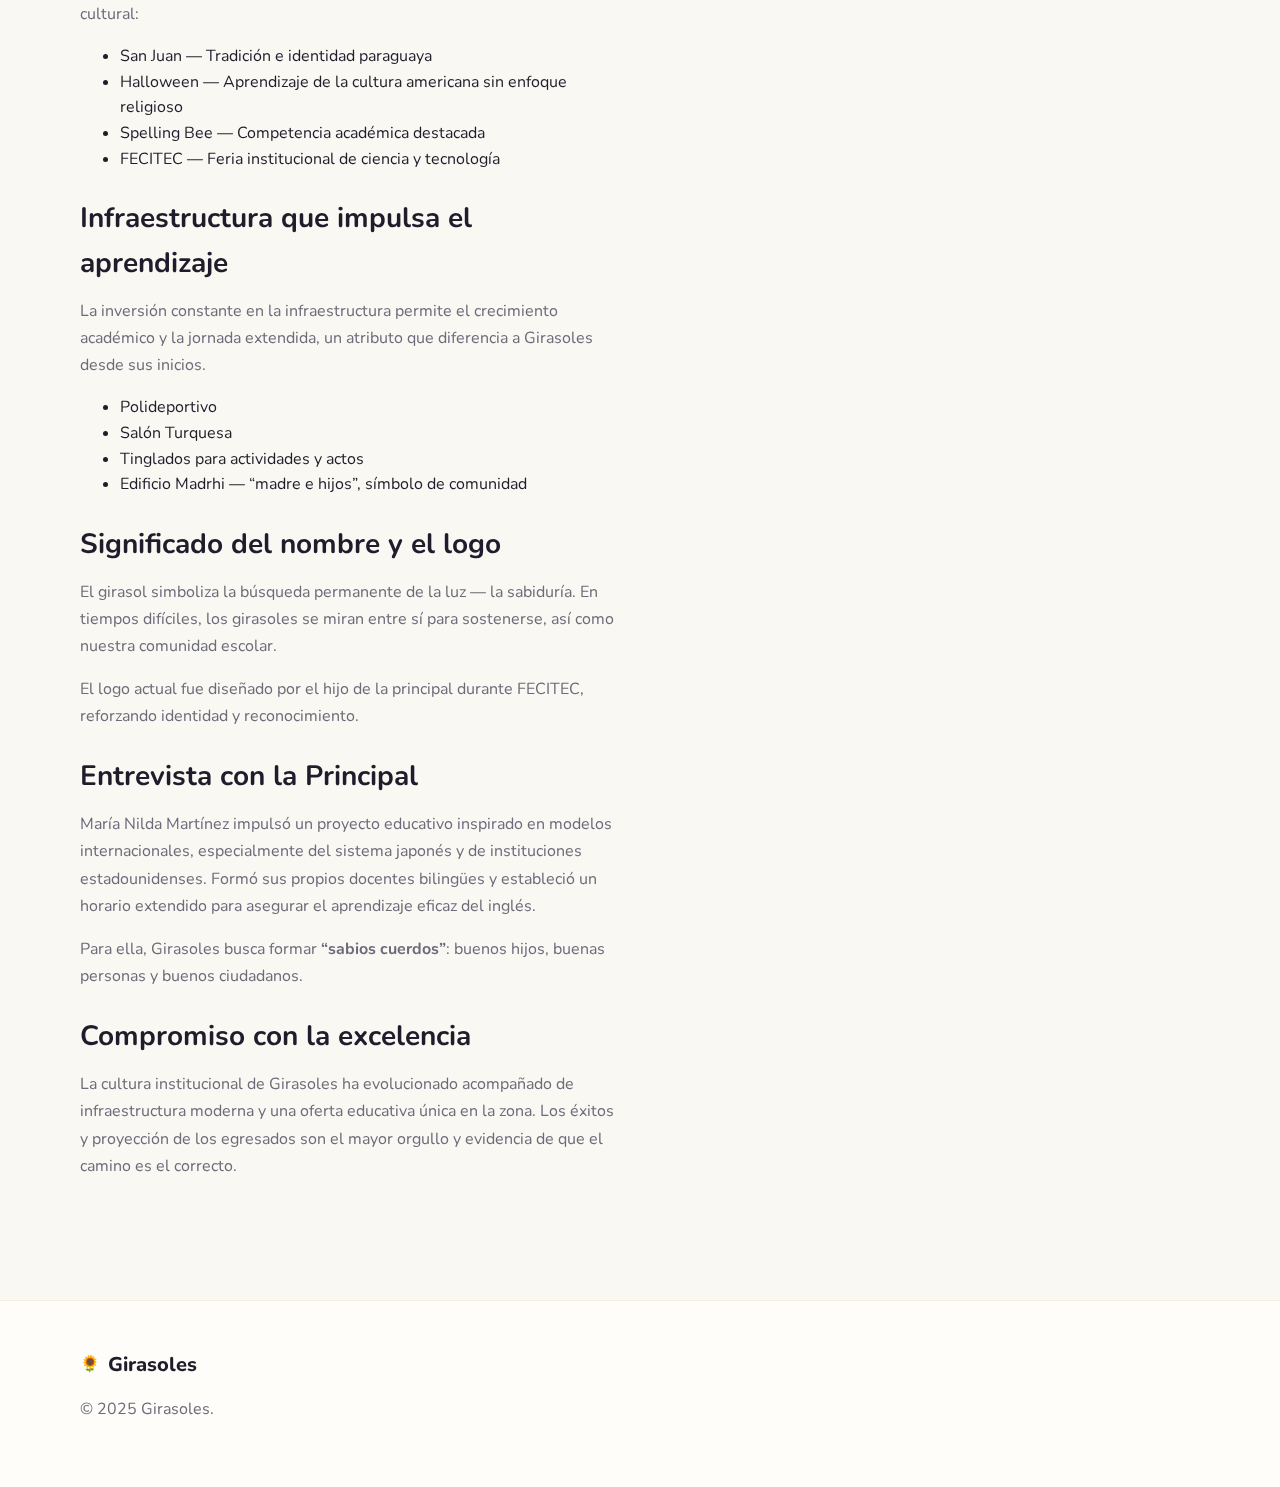
<file: CulturaInstitucional.html>
<!DOCTYPE html>
<html lang="es">
<head>
  <meta charset="UTF-8">
  <meta name="viewport" content="width=device-width, initial-scale=1.0">
  <title>Cultura Institucional - Girasoles</title>
  <link rel="preconnect" href="https://fonts.googleapis.com">
  <link rel="preconnect" href="https://fonts.gstatic.com" crossorigin>
  <link href="https://fonts.googleapis.com/css2?family=Nunito:wght@400;600;700;800&display=swap" rel="stylesheet">
  <link rel="stylesheet" href="style.css">
</head>
<body>
  <header class="site-header">
    <div class="container nav">
        <div class="brand">
          <span class="logo">🌻</span>
          <a class="brand-name"href="index.html">Girasoles</a>
        </div>
        <button class="menu-toggle">☰</button>
        <nav class="menu">
          <a href="historia.html#historia">Historia</a>
          <a href="CulturaInstitucional.html#cultura">Cultura Institucional</a>
          <a href="concursos.html#concursos">Concursos</a>
          <a href="egresados.html#egresados">Egresados</a>
          <a href="areas.html#areas">Áreas</a>
        </nav>
      </div>
  </header>

  <section id="cultura" class="content-section alt-bg">
    <div class="container">
      <h1>Cultura Institucional</h1>
  
      <div class="section-content">
        <div class="text-content">
  
          <h2>Identidad y Filosofía</h2>
          <p>La cultura institucional es el conjunto de valores, creencias y tradiciones que definen el comportamiento de toda la comunidad educativa. En Girasoles, esta cultura se ve reflejada en nuestra historia, nuestro servicio, las normas, celebraciones y en la forma en que nos relacionamos día a día.</p>
  
          <h3>Visión</h3>
          <p>Formar ciudadanos autónomos,críticos, emprendedores y con alto sentido éticos. Personas comprometidas con al democracia, abiertas a la diversidad y plurilingües</p>
          <h3>Misión</h3>
          <p>Educar desde la más temprana edad hombres y mujeres de conducta y pensamiento responsable, constructivos hacia la ciencia, el arte y la cultura; con capacidad de expresarse en ambas lenguas nacionales oficiales y en lengua inglesa con fluidez y precisión.</p>
  
          <h3>Valores Institucionales</h3>
          <p>Respeto, responsabilidad, empatía, disciplina, trabajo en equipo y honestidad son pilares que guían nuestras acciones.</p>
  
          <h2>El Código de Convivencia</h2>
          <p>El código de convivencia acompaña al estudiante desde el nivel inicial hasta el final de la Educación Media. Es un documento dinámico basado en una tabla de cotejo, que mide el desarrollo de habilidades académicas y valores mediante las categorías:</p>
          <ul>
            <li><strong>L:</strong> Logró</li>
            <li><strong>NL:</strong> No logra o necesita mejorar</li>
          </ul>
          <p>Este enfoque se inspira en la Ley General de Educación, priorizando la formación integral: conocimientos (habilidades duras) y valores (habilidades blandas).</p>
  
          <h2>Uniforme Institucional</h2>
          <p>Desde los inicios se adoptaron los colores bordó y amarillo, representando la esencia del girasol: luz, crecimiento y grandeza. Con el tiempo surgieron variaciones como el uso de azul en la media y opciones más cómodas como jeans diariamente.</p>
          <p>El uniforme es visto como comodidad, no como exigencia estética: <em>“el verdadero conocimiento está dentro, no en la ropa”</em>.</p>
  
          <h2>Tradiciones que nos unen</h2>
          <p>Las celebraciones fortalecen el sentido de pertenencia y la identidad cultural:</p>
          <ul>
            <li>San Juan — Tradición e identidad paraguaya</li>
            <li>Halloween — Aprendizaje de la cultura americana sin enfoque religioso</li>
            <li>Spelling Bee — Competencia académica destacada</li>
            <li>FECITEC — Feria institucional de ciencia y tecnología</li>
          </ul>
  
          <h2>Infraestructura que impulsa el aprendizaje</h2>
          <p>La inversión constante en la infraestructura permite el crecimiento académico y la jornada extendida, un atributo que diferencia a Girasoles desde sus inicios.</p>
          <ul>
            <li>Polideportivo</li>
            <li>Salón Turquesa</li>
            <li>Tinglados para actividades y actos</li>
            <li>Edificio Madrhi — “madre e hijos”, símbolo de comunidad</li>
          </ul>
  
          <h2>Significado del nombre y el logo</h2>
          <p>El girasol simboliza la búsqueda permanente de la luz — la sabiduría. En tiempos difíciles, los girasoles se miran entre sí para sostenerse, así como nuestra comunidad escolar.</p>
          <p>El logo actual fue diseñado por el hijo de la principal durante FECITEC, reforzando identidad y reconocimiento.</p>
  
          <h2>Entrevista con la Principal</h2>
          <p>María Nilda Martínez impulsó un proyecto educativo inspirado en modelos internacionales, especialmente del sistema japonés y de instituciones estadounidenses. Formó sus propios docentes bilingües y estableció un horario extendido para asegurar el aprendizaje eficaz del inglés.</p>
          <p>Para ella, Girasoles busca formar <strong>“sabios cuerdos”</strong>: buenos hijos, buenas personas y buenos ciudadanos.</p>
  
          <h2>Compromiso con la excelencia</h2>
          <p>La cultura institucional de Girasoles ha evolucionado acompañado de infraestructura moderna y una oferta educativa única en la zona. Los éxitos y proyección de los egresados son el mayor orgullo y evidencia de que el camino es el correcto.</p>
  
        </div>
  
        <div class="image-gallery">
          <img src="./img/cultura.png" alt="Cultura" onerror="this.src='https://images.unsplash.com/photo-1522071820081-009f0129c71c?q=80&w=800&auto=format&fit=crop'">
          <img src="./img/cultura2.png" alt="Valores" onerror="this.src='https://images.unsplash.com/photo-1509062522246-3755977927d7?q=80&w=800&auto=format&fit=crop'">
          <img src="./img/cultura3.png" alt="Comunidad" onerror="this.src='https://images.unsplash.com/photo-1434030216411-0b793f4b4173?q=80&w=800&auto=format&fit=crop'">
          <img src="./img/cultura4.png" alt="Eventos" onerror="this.src='https://images.unsplash.com/photo-1531058020387-3be344556be6?q=80&w=800&auto=format&fit=crop'">
        </div>
      </div>
    </div>
  </section>
  

  <footer class="site-footer">
    <div class="container footer__grid">
      <div>
        <div class="brand"><span class="logo">🌻</span><span class="brand-name">Girasoles</span></div>
        <p class="muted">© 2025 Girasoles.</p>
      </div>
    </div>
  </footer>
  <script>
    const btn = document.querySelector('.menu-toggle');
    const menu = document.querySelector('.menu');
    btn.addEventListener('click', () => {
      menu.classList.toggle('show');
    });
  </script>
</body>
</html>
</file>
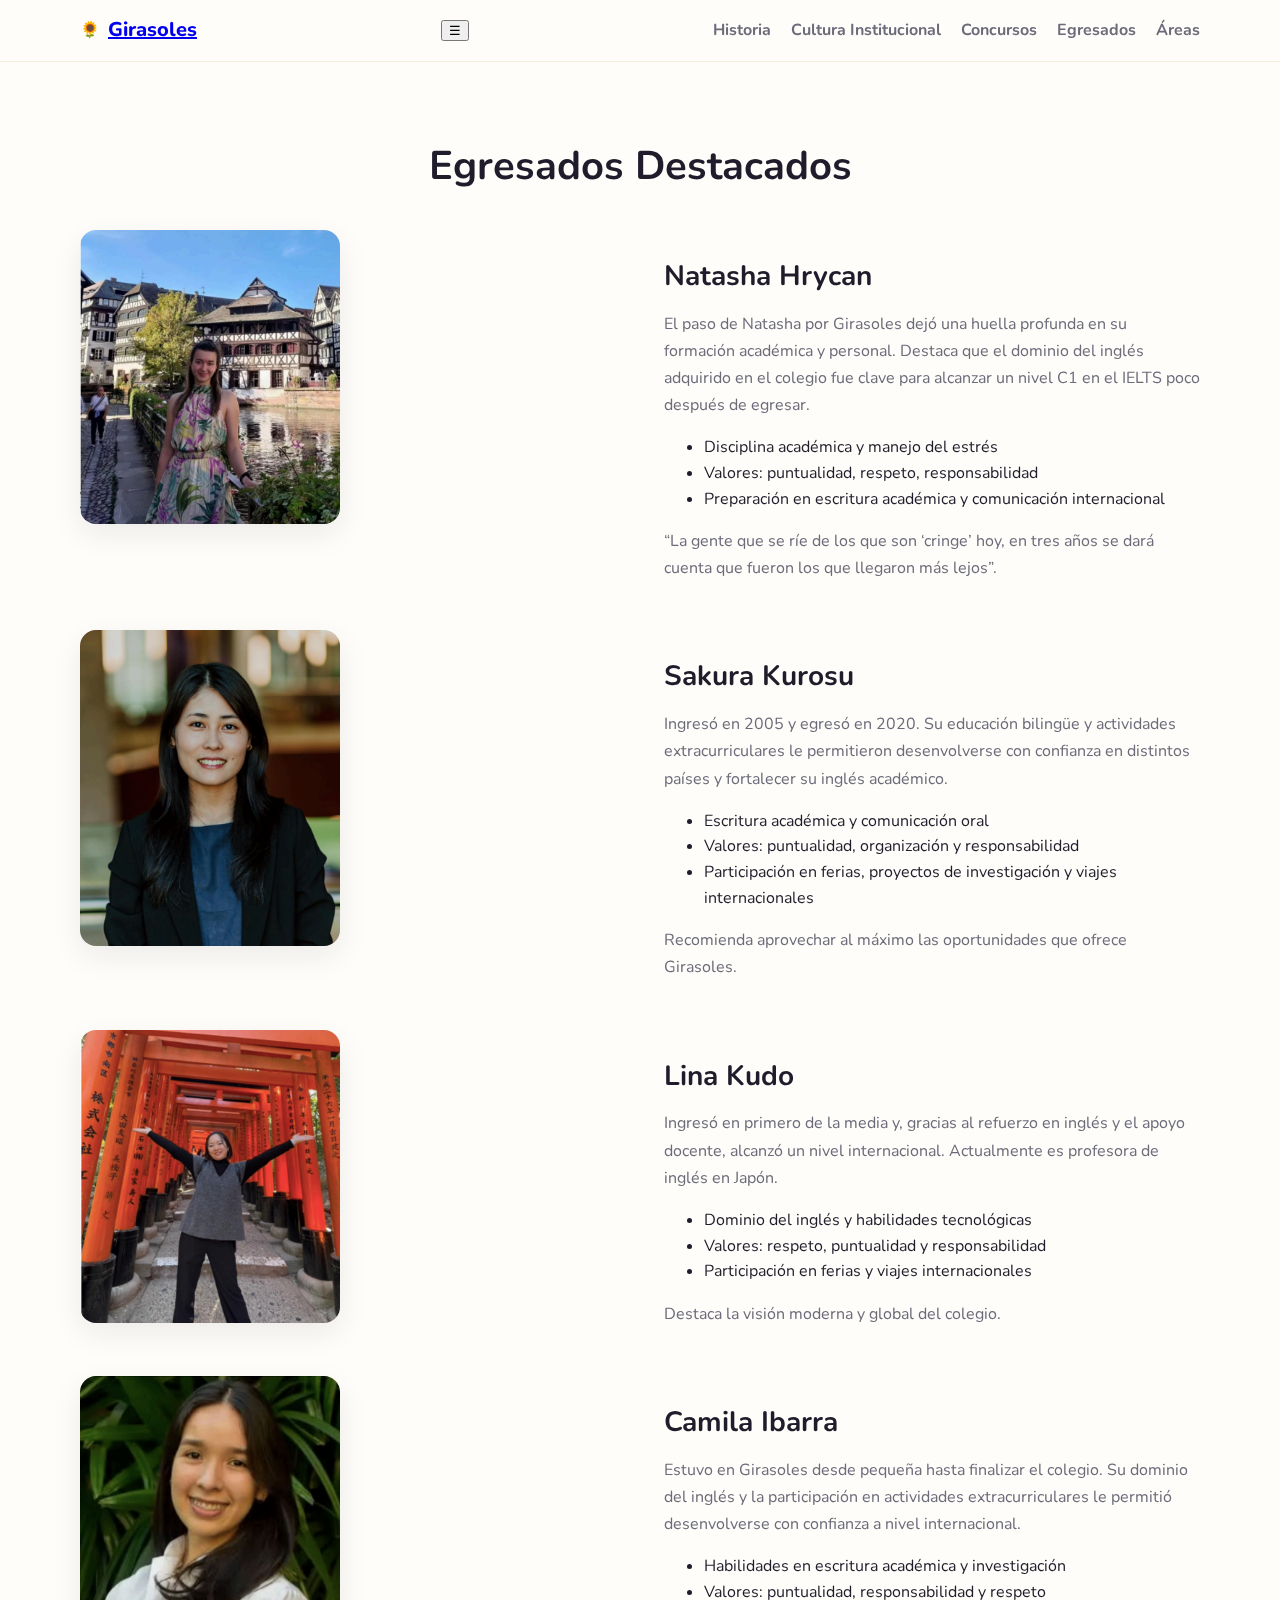
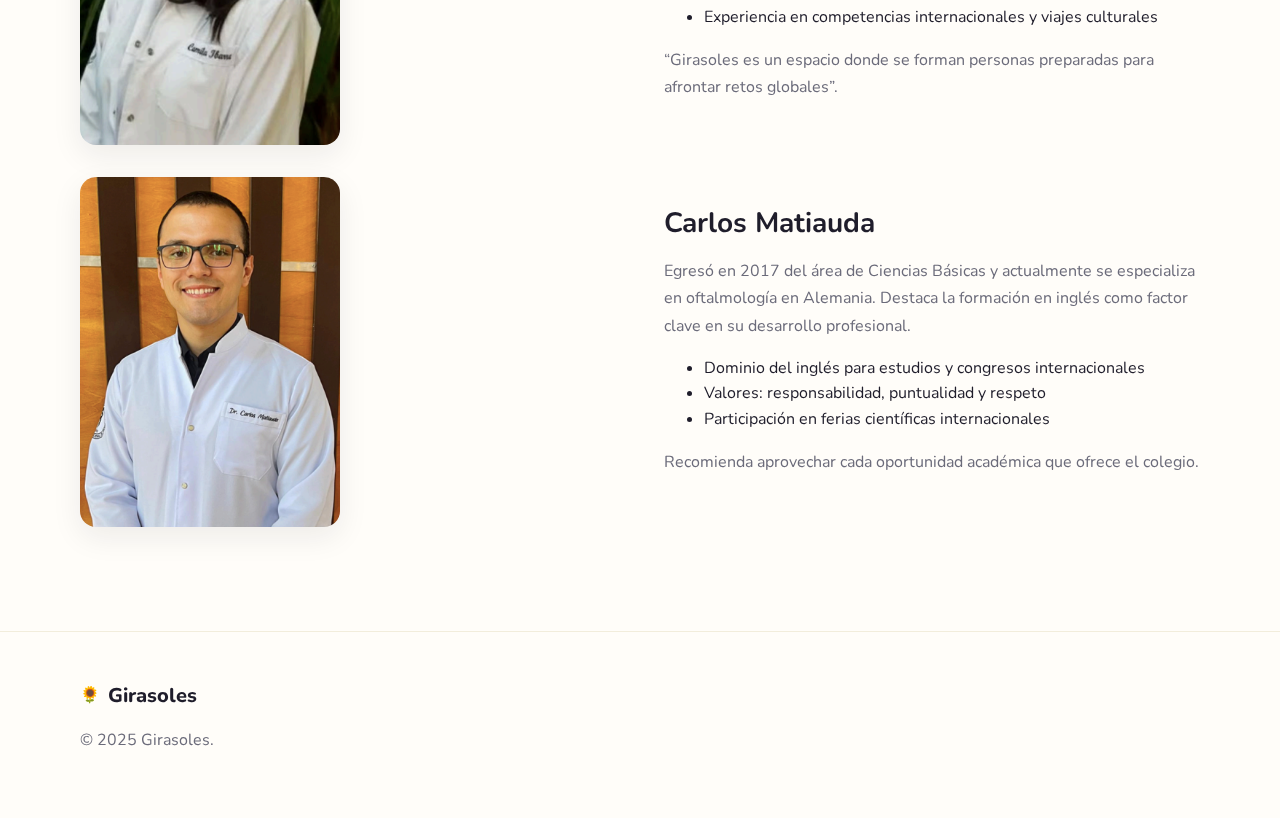
<file: egresados.html>
<!DOCTYPE html>
<html lang="es">
<head>
  <meta charset="UTF-8">
  <meta name="viewport" content="width=device-width, initial-scale=1.0">
  <title>Egresados - Girasoles</title>
  <link rel="preconnect" href="https://fonts.googleapis.com">
  <link rel="preconnect" href="https://fonts.gstatic.com" crossorigin>
  <link href="https://fonts.googleapis.com/css2?family=Nunito:wght@400;600;700;800&display=swap" rel="stylesheet">
  <link rel="stylesheet" href="style.css">
</head>
<body>
  <header class="site-header">
    <div class="container nav">
        <div class="brand">
          <span class="logo">🌻</span>
          <a class="brand-name"href="index.html">Girasoles</a>
        </div>
        <button class="menu-toggle">☰</button>
        <nav class="menu">
          <a href="historia.html#historia">Historia</a>
          <a href="CulturaInstitucional.html#cultura">Cultura Institucional</a>
          <a href="concursos.html#concursos">Concursos</a>
          <a href="egresados.html#egresados">Egresados</a>
          <a href="areas.html#areas">Áreas</a>
        </nav>
      </div>
  </header>

  <section id="egresados" class="content-section">
    <div class="container">
      <h1>Egresados Destacados</h1>
  
      <!-- Natasha Hrycan -->
      <div class="section-content">
        <div class="image-gallery">
          <img src="./img/natasha.png" alt="Natasha Hrycan" onerror="this.src='https://images.unsplash.com/photo-1607746882042-944635dfe10e?q=80&w=800&auto=format&fit=crop'">
        </div>
        <div class="text-content">
          <h2>Natasha Hrycan</h2>
          <p>El paso de Natasha por Girasoles dejó una huella profunda en su formación académica y personal. Destaca que el dominio del inglés adquirido en el colegio fue clave para alcanzar un nivel C1 en el IELTS poco después de egresar.</p>
          <ul>
            <li>Disciplina académica y manejo del estrés</li>
            <li>Valores: puntualidad, respeto, responsabilidad</li>
            <li>Preparación en escritura académica y comunicación internacional</li>
          </ul>
          <p>“La gente que se ríe de los que son ‘cringe’ hoy, en tres años se dará cuenta que fueron los que llegaron más lejos”.</p>
        </div>
      </div>
  
      <!-- Sakura Kurosu -->
      <div class="section-content alt-bg">
        <div class="image-gallery">
          <img src="./img/sakura.png" alt="Sakura Kurosu" onerror="this.src='https://images.unsplash.com/photo-1524504388940-b1c1722653e1?q=80&w=800&auto=format&fit=crop'">
        </div>
        <div class="text-content">
          <h2>Sakura Kurosu</h2>
          <p>Ingresó en 2005 y egresó en 2020. Su educación bilingüe y actividades extracurriculares le permitieron desenvolverse con confianza en distintos países y fortalecer su inglés académico.</p>
          <ul>
            <li>Escritura académica y comunicación oral</li>
            <li>Valores: puntualidad, organización y responsabilidad</li>
            <li>Participación en ferias, proyectos de investigación y viajes internacionales</li>
          </ul>
          <p>Recomienda aprovechar al máximo las oportunidades que ofrece Girasoles.</p>
        </div>
      </div>
  
      <!-- Lina Kudo -->
      <div class="section-content">
        <div class="image-gallery">
          <img src="./img/lina.png" alt="Lina Kudo" onerror="this.src='https://images.unsplash.com/photo-1544005313-94ddf0286df2?q=80&w=800&auto=format&fit=crop'">
        </div>
        <div class="text-content">
          <h2>Lina Kudo</h2>
          <p>Ingresó en primero de la media y, gracias al refuerzo en inglés y el apoyo docente, alcanzó un nivel internacional. Actualmente es profesora de inglés en Japón.</p>
          <ul>
            <li>Dominio del inglés y habilidades tecnológicas</li>
            <li>Valores: respeto, puntualidad y responsabilidad</li>
            <li>Participación en ferias y viajes internacionales</li>
          </ul>
          <p>Destaca la visión moderna y global del colegio.</p>
        </div>
      </div>
  
      <!-- Camila Ibarra -->
      <div class="section-content alt-bg">
        <div class="image-gallery">
          <img src="./img/camila.png" alt="Camila Ibarra" onerror="this.src='https://images.unsplash.com/photo-1524504388940-b1c1722653e1?q=80&w=800&auto=format&fit=crop'">
        </div>
        <div class="text-content">
          <h2>Camila Ibarra</h2>
          <p>Estuvo en Girasoles desde pequeña hasta finalizar el colegio. Su dominio del inglés y la participación en actividades extracurriculares le permitió desenvolverse con confianza a nivel internacional.</p>
          <ul>
            <li>Habilidades en escritura académica y investigación</li>
            <li>Valores: puntualidad, responsabilidad y respeto</li>
            <li>Experiencia en competencias internacionales y viajes culturales</li>
          </ul>
          <p>“Girasoles es un espacio donde se forman personas preparadas para afrontar retos globales”.</p>
        </div>
      </div>
  
      <!-- Carlos Matiauda -->
      <div class="section-content">
        <div class="image-gallery">
          <img src="./img/carlos.png" alt="Carlos Matiauda" onerror="this.src='https://images.unsplash.com/photo-1595152772835-219674b2a8a1?q=80&w=800&auto=format&fit=crop'">
        </div>
        <div class="text-content">
          <h2>Carlos Matiauda</h2>
          <p>Egresó en 2017 del área de Ciencias Básicas y actualmente se especializa en oftalmología en Alemania. Destaca la formación en inglés como factor clave en su desarrollo profesional.</p>
          <ul>
            <li>Dominio del inglés para estudios y congresos internacionales</li>
            <li>Valores: responsabilidad, puntualidad y respeto</li>
            <li>Participación en ferias científicas internacionales</li>
          </ul>
          <p>Recomienda aprovechar cada oportunidad académica que ofrece el colegio.</p>
        </div>
      </div>
  
    </div>
  </section>
  

  <footer class="site-footer">
    <div class="container footer__grid">
      <div>
        <div class="brand"><span class="logo">🌻</span><span class="brand-name">Girasoles</span></div>
        <p class="muted">© 2025 Girasoles.</p>
      </div>
    </div>
  </footer>
  <script>
    const btn = document.querySelector('.menu-toggle');
    const menu = document.querySelector('.menu');
    btn.addEventListener('click', () => {
      menu.classList.toggle('show');
    });
  </script>
</body>
</html>
</file>
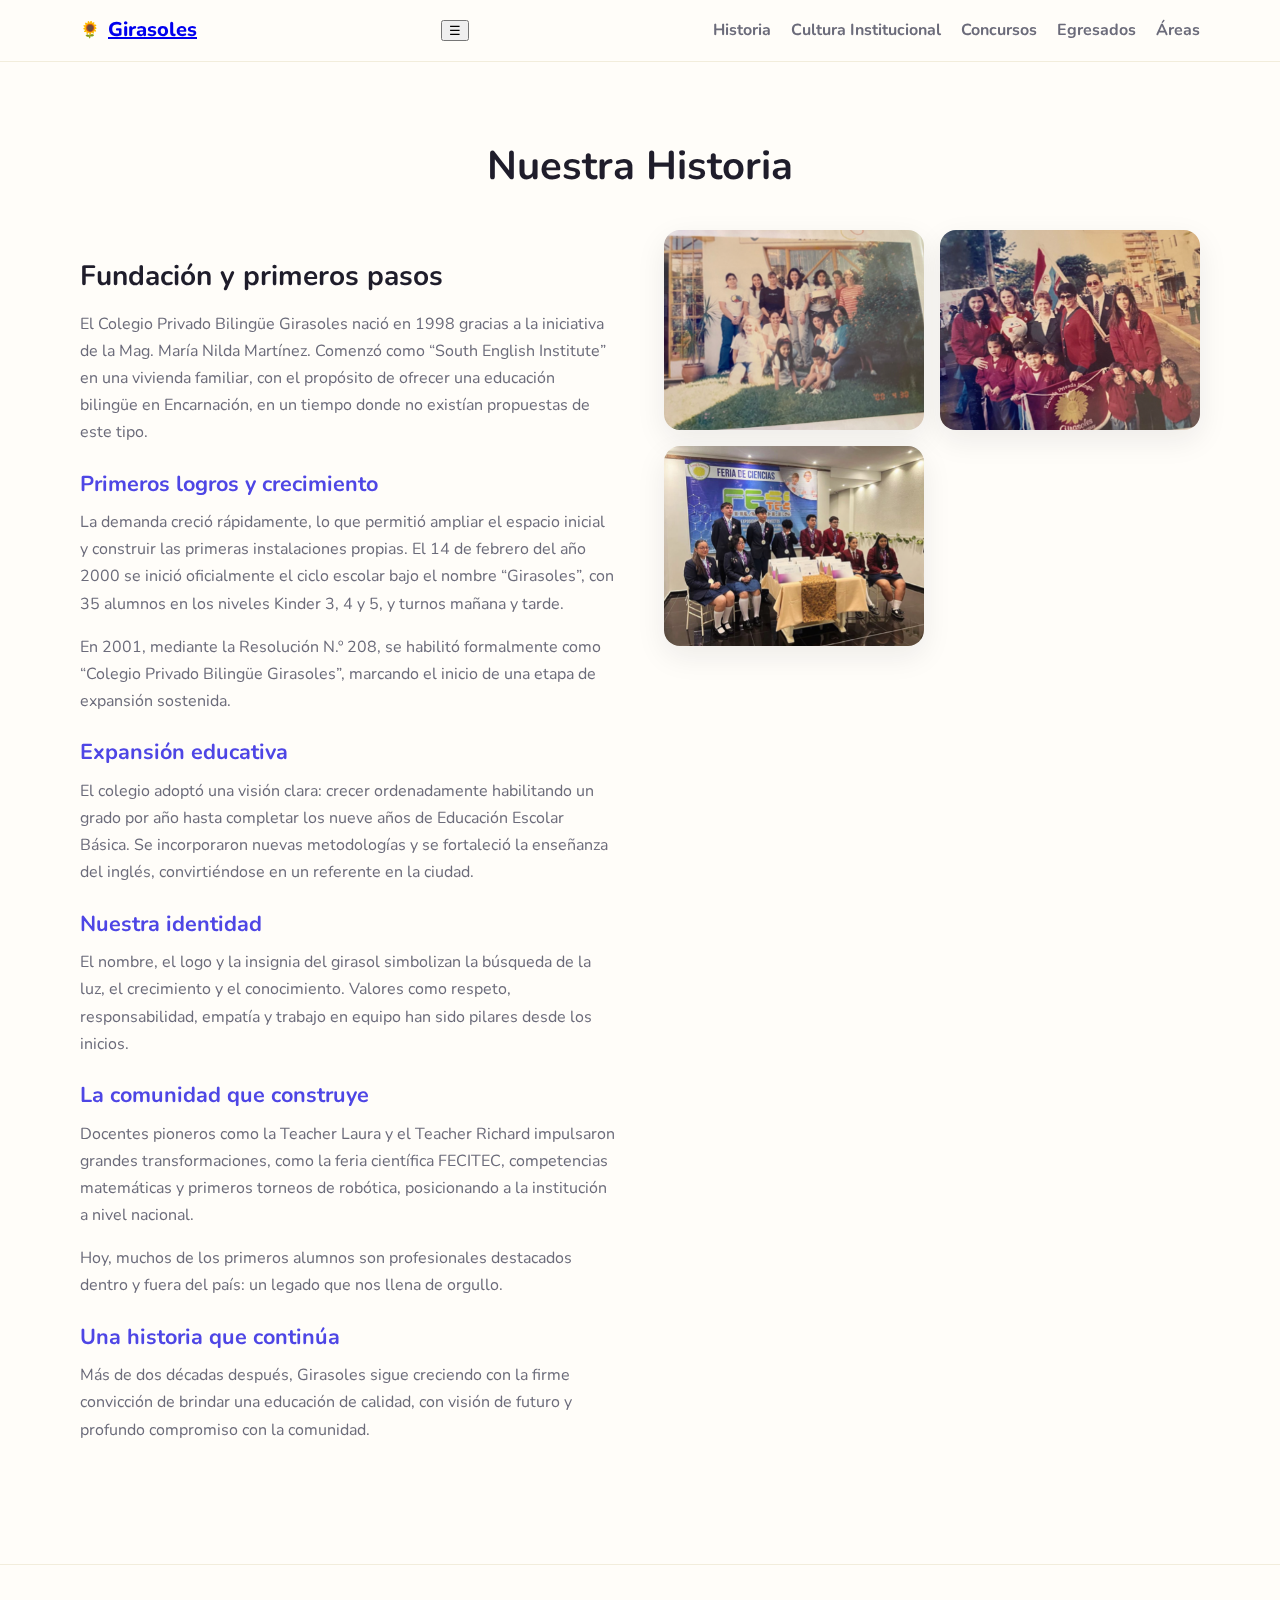
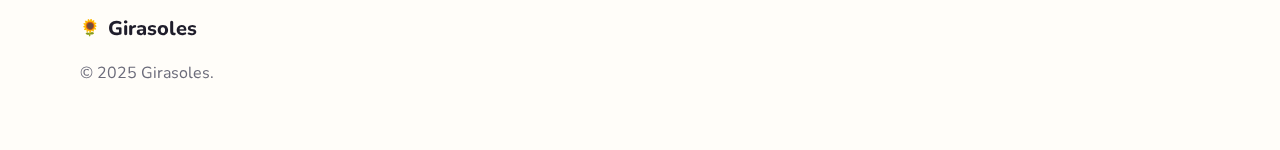
<file: historia.html>
<!DOCTYPE html>
<html lang="es">
<head>
  <meta charset="UTF-8">
  <meta name="viewport" content="width=device-width, initial-scale=1.0">
  <title>Historia - Girasoles</title>
  <link rel="preconnect" href="https://fonts.googleapis.com">
  <link rel="preconnect" href="https://fonts.gstatic.com" crossorigin>
  <link href="https://fonts.googleapis.com/css2?family=Nunito:wght@400;600;700;800&display=swap" rel="stylesheet">
  <link rel="stylesheet" href="style.css">
</head>
<body>
  <header class="site-header">
    <div class="container nav">
      <div class="brand">
        <span class="logo">🌻</span>
        <a class="brand-name"href="index.html">Girasoles</a>
      </div>
      <button class="menu-toggle">☰</button>
      <nav class="menu">
        <a href="historia.html#historia">Historia</a>
        <a href="CulturaInstitucional.html#cultura">Cultura Institucional</a>
        <a href="concursos.html#concursos">Concursos</a>
        <a href="egresados.html#egresados">Egresados</a>
        <a href="areas.html#areas">Áreas</a>
      </nav>
    </div>
  </header>
  <section id="historia" class="content-section">
    <div class="container">
      <h1>Nuestra Historia</h1>
      <div class="section-content">
        <div class="text-content">
          <h2>Fundación y primeros pasos</h2>
          <p>El Colegio Privado Bilingüe Girasoles nació en 1998 gracias a la iniciativa de la Mag. María Nilda Martínez. Comenzó como “South English Institute” en una vivienda familiar, con el propósito de ofrecer una educación bilingüe en Encarnación, en un tiempo donde no existían propuestas de este tipo.</p>
  
          <h3>Primeros logros y crecimiento</h3>
          <p>La demanda creció rápidamente, lo que permitió ampliar el espacio inicial y construir las primeras instalaciones propias. El 14 de febrero del año 2000 se inició oficialmente el ciclo escolar bajo el nombre “Girasoles”, con 35 alumnos en los niveles Kinder 3, 4 y 5, y turnos mañana y tarde.</p>
          <p>En 2001, mediante la Resolución N.º 208, se habilitó formalmente como “Colegio Privado Bilingüe Girasoles”, marcando el inicio de una etapa de expansión sostenida.</p>
  
          <h3>Expansión educativa</h3>
          <p>El colegio adoptó una visión clara: crecer ordenadamente habilitando un grado por año hasta completar los nueve años de Educación Escolar Básica. Se incorporaron nuevas metodologías y se fortaleció la enseñanza del inglés, convirtiéndose en un referente en la ciudad.</p>
  
          <h3>Nuestra identidad</h3>
          <p>El nombre, el logo y la insignia del girasol simbolizan la búsqueda de la luz, el crecimiento y el conocimiento. Valores como respeto, responsabilidad, empatía y trabajo en equipo han sido pilares desde los inicios.</p>
  
          <h3>La comunidad que construye</h3>
          <p>Docentes pioneros como la Teacher Laura y el Teacher Richard impulsaron grandes transformaciones, como la feria científica FECITEC, competencias matemáticas y primeros torneos de robótica, posicionando a la institución a nivel nacional.</p>
          <p>Hoy, muchos de los primeros alumnos son profesionales destacados dentro y fuera del país: un legado que nos llena de orgullo.</p>
  
          <h3>Una historia que continúa</h3>
          <p>Más de dos décadas después, Girasoles sigue creciendo con la firme convicción de brindar una educación de calidad, con visión de futuro y profundo compromiso con la comunidad.</p>
        </div>
  
        <div class="image-gallery">
          <img src="./img/historia.png" alt="Historia 1" onerror="this.src='https://images.unsplash.com/photo-1523050854058-8df90110c9f1?q=80&w=800&auto=format&fit=crop'">
          <img src="./img/historia2.png" alt="Historia 2" onerror="this.src='https://images.unsplash.com/photo-1503676260728-1c00da094a0b?q=80&w=800&auto=format&fit=crop'">
          <img src="./img/historia3.png" alt="Historia 3" onerror="this.src='https://images.unsplash.com/photo-1522202176988-66273c2fd55f?q=80&w=800&auto=format&fit=crop'">
        </div>
      </div>
    </div>
  </section>
  

  <footer class="site-footer">
    <div class="container footer__grid">
      <div>
        <div class="brand"><span class="logo">🌻</span><span class="brand-name">Girasoles</span></div>
        <p class="muted">© 2025 Girasoles.</p>
      </div>
    </div>
  </footer>
  <script>
    const btn = document.querySelector('.menu-toggle');
    const menu = document.querySelector('.menu');
    btn.addEventListener('click', () => {
      menu.classList.toggle('show');
    });
  </script>
</body>
</html>
</file>
<file: style.css>
/* Fuente base */
:root{
  --bg:#fffdf9;
  --text:#1f1d2b;
  --muted:#6b6b7a;
  --primary:#f4b000; /* dorado */
  --primary-700:#d99a00;
  --accent:#4e46e5; /* violeta */
  --card:#ffffff;
  --dark:#17130f;
  --shadow:0 10px 30px rgba(20,20,43,.08);
  --radius:18px;
}

*{box-sizing:border-box}
html,body{margin:0;padding:0}
body{
  font-family:'Nunito',system-ui,-apple-system,Segoe UI,Roboto,sans-serif;
  color:var(--text);
  background:var(--bg);
  line-height:1.6;
}

.container{width:min(1120px,92%);margin:0 auto}

/* Botones */
.btn{display:inline-flex;align-items:center;gap:.5rem;border:none;border-radius:12px;padding:.9rem 1.2rem;font-weight:800;cursor:pointer;text-decoration:none}
.btn--primary{background:var(--primary);color:#1f1400;box-shadow:0 8px 16px rgba(244,176,0,.35)}
.btn--primary:hover{background:var(--primary-700)}
.btn--ghost{background:transparent;color:var(--text);border:2px solid #ece8da}
.btn--lg{padding:1.1rem 1.4rem;font-size:1.05rem}

/* Header */
.site-header{position:sticky;top:0;background:rgba(255,253,249,.85);backdrop-filter:saturate(180%) blur(8px);z-index:50;border-bottom:1px solid #f2eddc}
.nav{display:flex;align-items:center;justify-content:space-between;padding:.9rem 0}
.brand{display:flex;align-items:center;gap:.5rem;font-weight:800}
.brand .brand-name{font-size:1.25rem}
.menu{display:flex;gap:1.25rem}
.menu a{color:var(--muted);text-decoration:none;font-weight:700}
.menu a:hover{color:var(--text)}
.actions{display:flex;gap:.75rem}

/* Hero */
.hero{padding:72px 0;background:linear-gradient(180deg,#fffdf9 0%,#fff7e5 100%)}
.hero__grid{display:grid;grid-template-columns:1fr 4fr;gap:48px;align-items:center}
.hero h1{font-size:3rem;line-height:1.1;margin:.25rem 0 1rem}
.eyebrow{font-weight:800;color:var(--accent);letter-spacing:.6px}
.hero .sub{color:var(--muted);max-width:52ch;margin-bottom:1.25rem}
.hero__media img{width:100%;height:70vh;object-fit:cover;border-radius:10px;box-shadow:var(--shadow)}

/* Secciones de contenido */
.content-section{padding:72px 0}
.content-section.alt-bg{background:#faf8f3}
.content-section h1{font-size:2.5rem;margin:0 0 2rem;text-align:center;color:var(--text)}
.section-content{display:grid;grid-template-columns:1fr 1fr;gap:48px;align-items:start;margin-bottom:2rem}
.text-content h2{font-size:1.75rem;margin:1.5rem 0 .75rem;color:var(--text)}
.text-content h3{font-size:1.35rem;margin:1.25rem 0 .5rem;color:var(--accent)}
.text-content p{color:var(--muted);margin:0 0 1rem;line-height:1.7}
.image-gallery{display:grid;grid-template-columns:repeat(2,1fr);gap:16px}
.image-gallery img{width:100%;height:auto;border-radius:16px;box-shadow:var(--shadow);object-fit:cover;min-height:200px}

/* Areas */
.areas{padding:72px 0}
.areas h2{font-size:2rem;margin:0 0 .5rem}
.areas .lead{color:var(--muted);margin:0 0 1.5rem}
.pill-grid{display:grid;grid-template-columns:repeat(4,1fr);gap:18px;margin-top:2rem}
.pill{display:flex;align-items:center;gap:.6rem;justify-content:center;background:var(--card);border-radius:18px;padding:18px 14px;box-shadow:var(--shadow);font-weight:800}
.pill span{font-size:1.25rem}

/* Beneficios */
.benefits{padding:72px 0;background:#ffffff}
.benefits__grid{display:grid;grid-template-columns:1fr 1fr;gap:42px;align-items:center}
.benefits__media img{width:100%;border-radius:28px;box-shadow:var(--shadow)}
.benefits__copy h2{font-size:2rem;margin:0 0 1rem}
.checklist{padding:0;margin:0;list-style:none;display:grid;gap:.75rem}
.checklist li{position:relative;padding-left:32px}
.checklist li::before{content:"✔";position:absolute;left:0;top:0;color:#6dd46d;font-weight:800}

/* Docentes */
.teachers{padding:72px 0;background:#fffdf9}
.teachers h2{font-size:2rem;margin:0 0 1.25rem;text-align:center}
.teacher-grid{display:grid;grid-template-columns:repeat(4,1fr);gap:18px}
.teacher-card{background:var(--card);border-radius:18px;padding:16px;box-shadow:var(--shadow)}
.teacher-card img{width:100%;height:220px;object-fit:cover;border-radius:12px;margin-bottom:10px}
.teacher-card h3{margin:.25rem 0 .25rem;font-size:1rem}
.teacher-card .stars{color:#f5b400;letter-spacing:2px;font-weight:800;font-size:.9rem}
.teacher-card .small{color:var(--muted);font-size:.9rem;margin:.5rem 0 0}

/* Clases */
.classes{padding:72px 0;background:linear-gradient(180deg,#fff7e5 0%, #ffffff 100%)}
.classes h2{font-size:2rem;margin:0 0 .5rem}
.classes .lead{color:var(--muted);margin:0 0 2rem}

.player-card{position:relative;border-radius:24px;overflow:hidden;background:#000;box-shadow:var(--shadow);max-width:960px;margin:0 auto 18px}
.player-card__img{width:100%;display:block;opacity:.92}
.player-card__pip{position:absolute;left:16px;bottom:16px;width:120px;height:90px;border-radius:14px;overflow:hidden;box-shadow:0 8px 16px rgba(0,0,0,.3)}
.player-card__pip img{width:100%;height:100%;object-fit:cover}
.player-card__call{position:absolute;left:calc(50% - 22px);bottom:16px;width:44px;height:44px;border-radius:50%;border:none;background:#ff5a5f;color:#fff;font-size:20px;box-shadow:0 10px 18px rgba(255,90,95,.5);cursor:pointer}
.player-card__upload{position:absolute;right:16px;bottom:16px;width:44px;height:44px;border-radius:50%;border:none;background:#ffb84d;cursor:pointer;box-shadow:0 10px 18px rgba(255,184,77,.5)}

.feature-cards{display:grid;grid-template-columns:repeat(3,1fr);gap:16px;margin-top:16px;max-width:960px;margin-left:auto;margin-right:auto}
.feature{background:var(--card);border-radius:16px;padding:18px;display:flex;align-items:center;gap:12px;box-shadow:var(--shadow)}
.feature__icon{width:32px;height:32px;display:grid;place-items:center;border-radius:10px;background:#fff0c2}
.feature__title{font-weight:800}

/* Testimonios */
.testimonials{padding:72px 0;background:#fff}
.testimonials h2{font-size:2rem;margin:0 0 1rem;text-align:center}
.cards{display:grid;grid-template-columns:repeat(3,1fr);gap:18px;margin:0 0 28px}
.card{background:var(--card);border-radius:18px;padding:24px;box-shadow:var(--shadow)}
.card .avatar{width:56px;height:56px;border-radius:50%;background-size:cover;background-position:center;margin-bottom:8px}
.card h3{margin:.25rem 0 .5rem}
.card p{color:var(--muted);margin:0}

.cta{background:var(--dark);color:#fff;border-radius:22px;padding:28px;display:flex;align-items:center;justify-content:space-between;gap:18px}
.cta__copy h3{margin:0 0 .25rem;font-size:1.5rem}
.cta__copy p{margin:0;color:#d5d3cf}
.cta__form{display:flex;gap:10px;flex-wrap:wrap}
.cta__form input{flex:1 1 260px;border-radius:12px;border:1px solid #3a332c;background:#241e18;color:#fff;padding:.9rem 1rem;outline:none}
.cta__form input::placeholder{color:#9b968f}

/* Footer */
.site-footer{padding:48px 0;border-top:1px solid #f2eddc;background:#fffdf9}
.footer__grid{display:grid;grid-template-columns:2fr 1fr 1fr 1fr;gap:18px}
.site-footer h4{margin:0 0 .75rem}
.site-footer ul{padding:0;margin:0;list-style:none;display:grid;gap:.5rem}
.site-footer a{color:var(--muted);text-decoration:none}
.site-footer a:hover{color:var(--text)}
.muted{color:var(--muted)}

/* Responsivo */
@media (max-width: 980px){
  .hero__grid{grid-template-columns:1fr}
  .benefits__grid{grid-template-columns:1fr}
  .section-content{grid-template-columns:1fr}
  .image-gallery{grid-template-columns:1fr}
  .pill-grid{grid-template-columns:repeat(2,1fr)}
  .cards{grid-template-columns:1fr}
  .feature-cards{grid-template-columns:1fr}
  .footer__grid{grid-template-columns:1fr 1fr}
}
@media (max-width: 560px){
  .pill-grid{grid-template-columns:1fr}
  .nav{gap:10px}
  .menu{display:none}
  .actions .btn--ghost{display:none}
  .hero h1{font-size:2.2rem}
  .content-section h1{font-size:2rem}
  .text-content h2{font-size:1.5rem}
  .text-content h3{font-size:1.2rem}
  .footer__grid{grid-template-columns:1fr}
}
</file>
